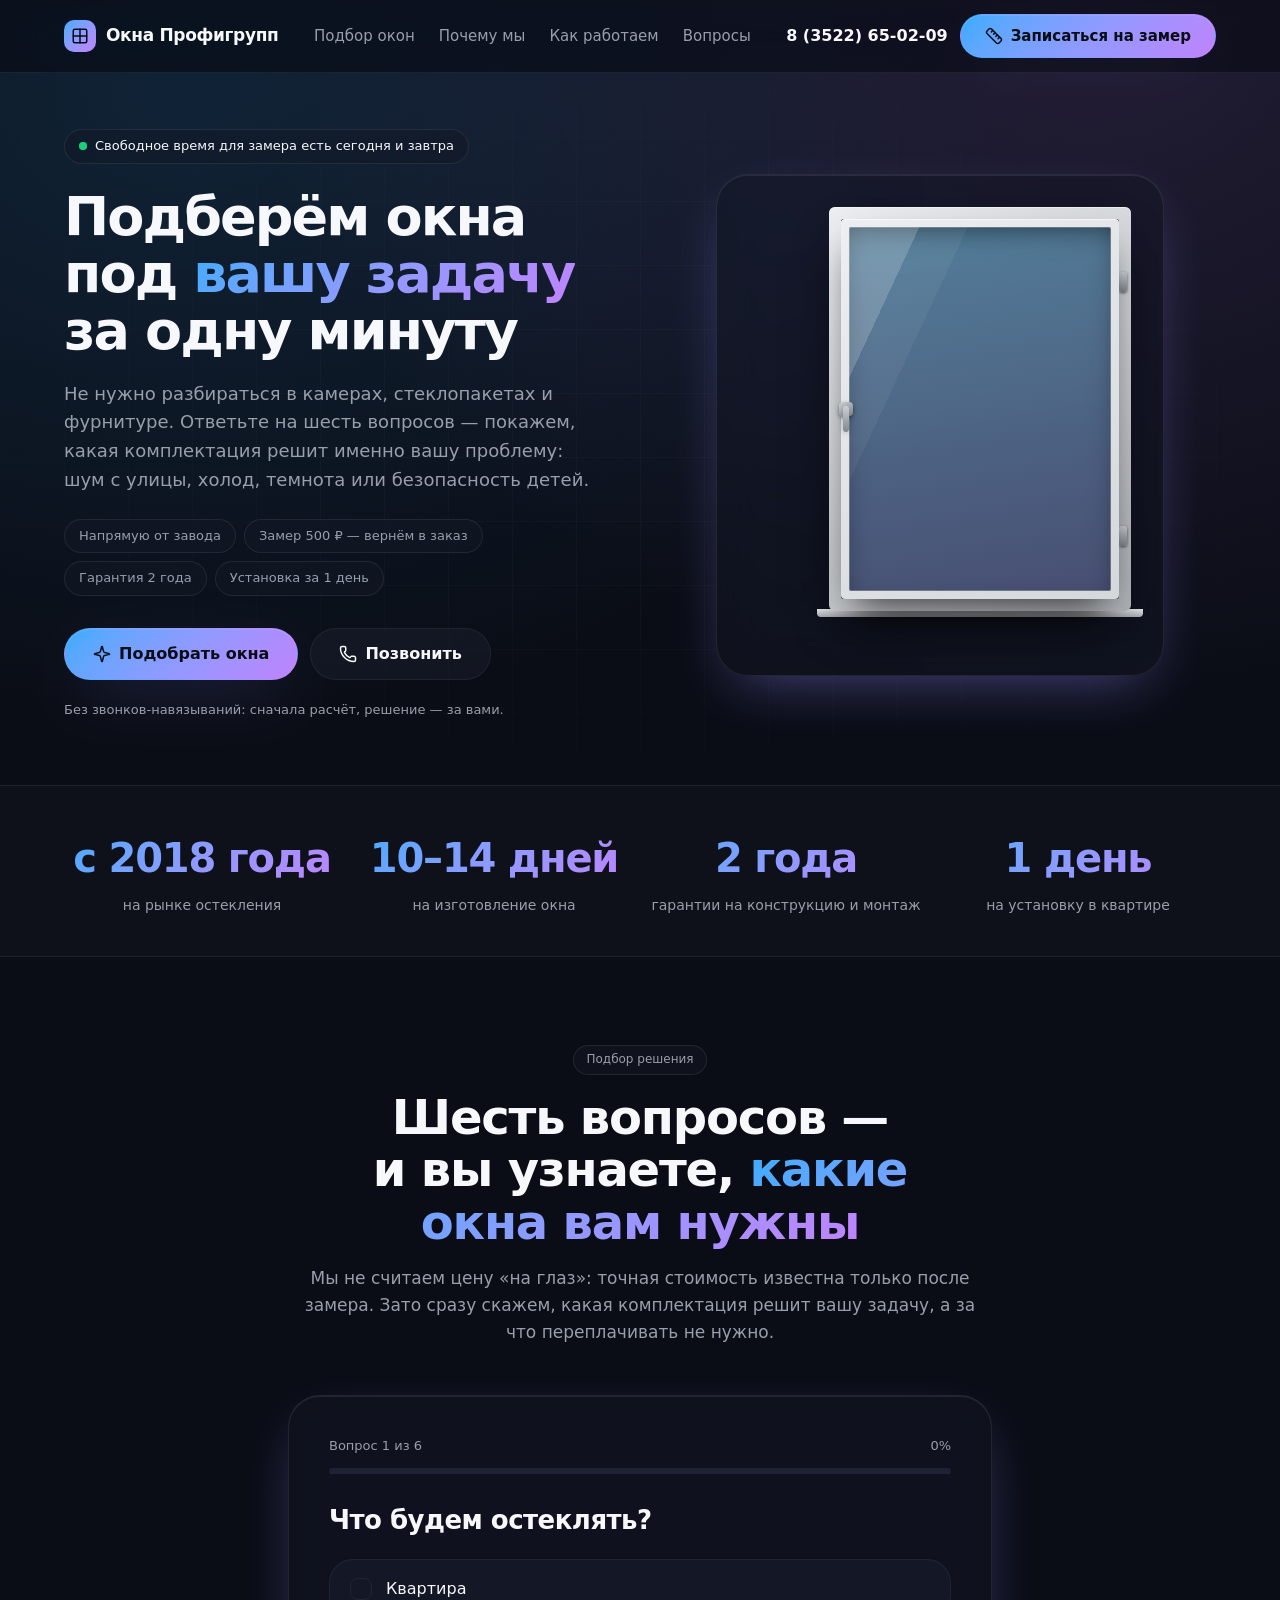
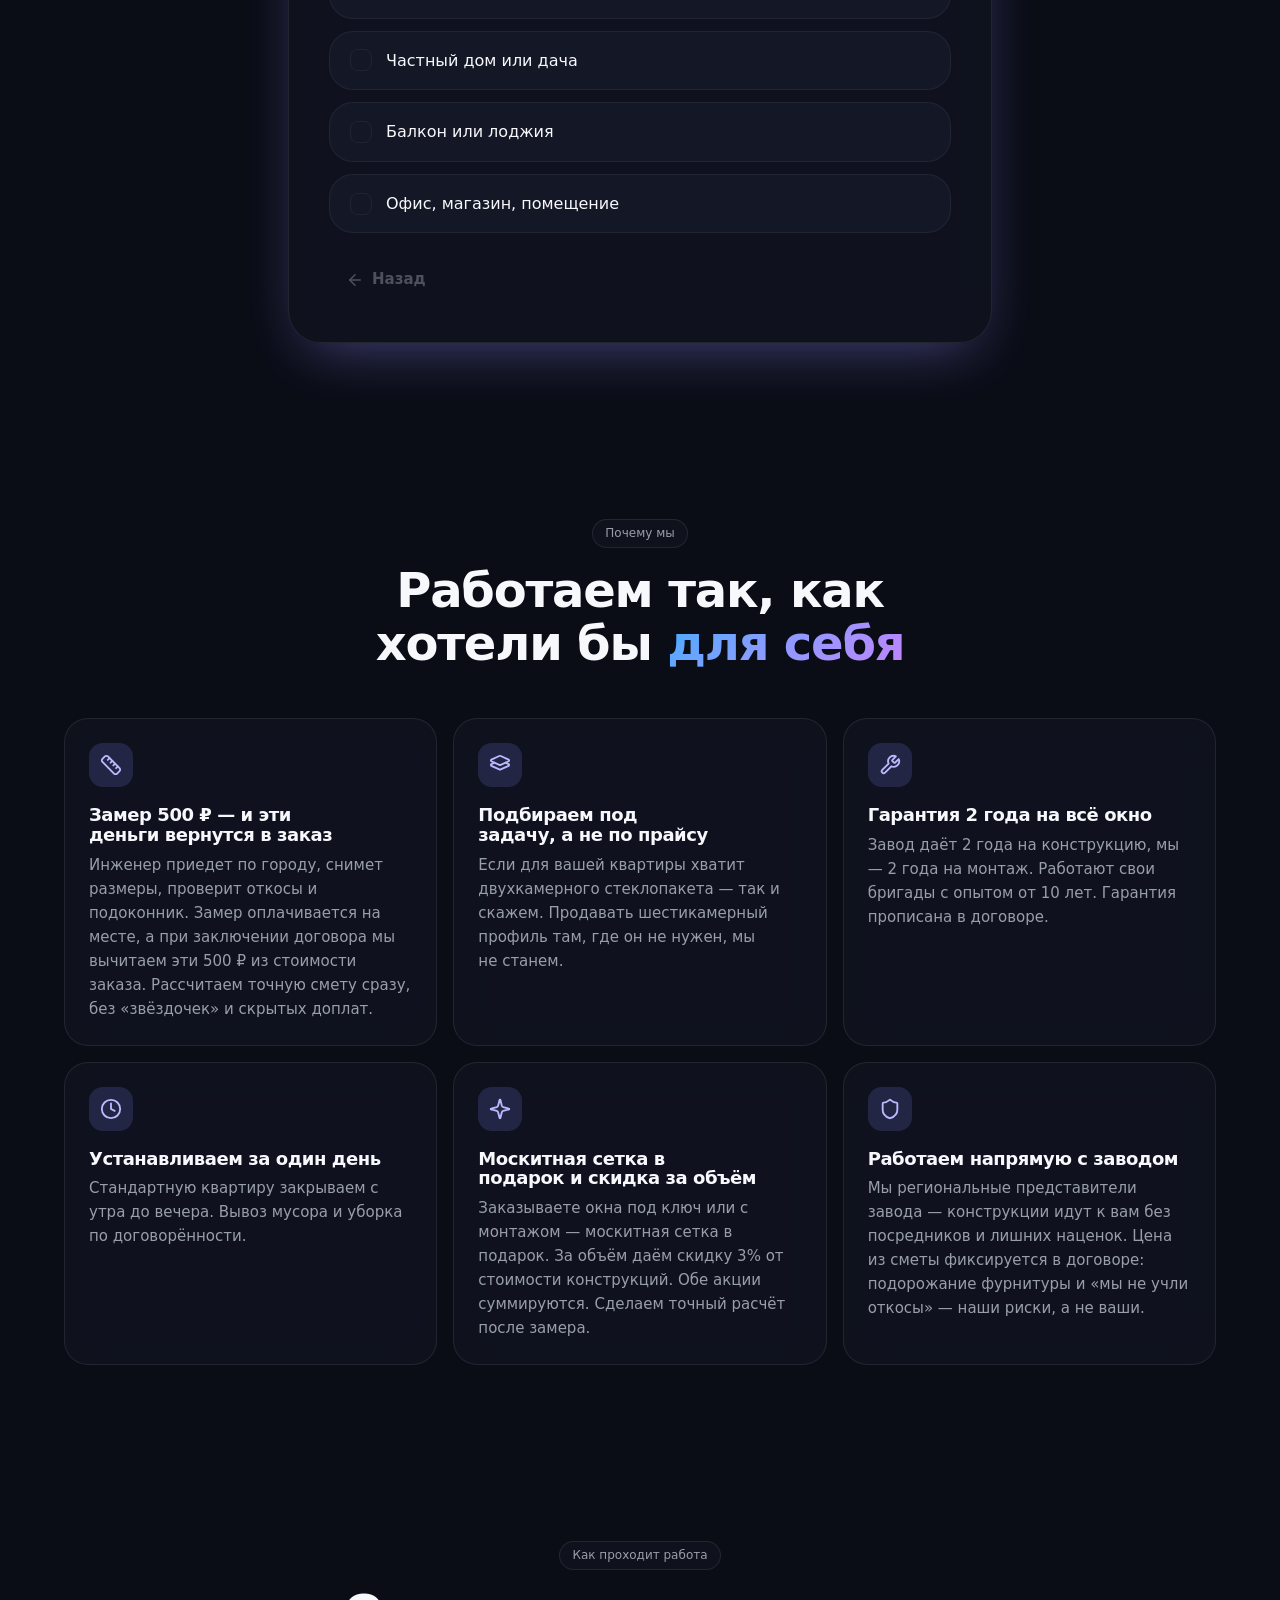
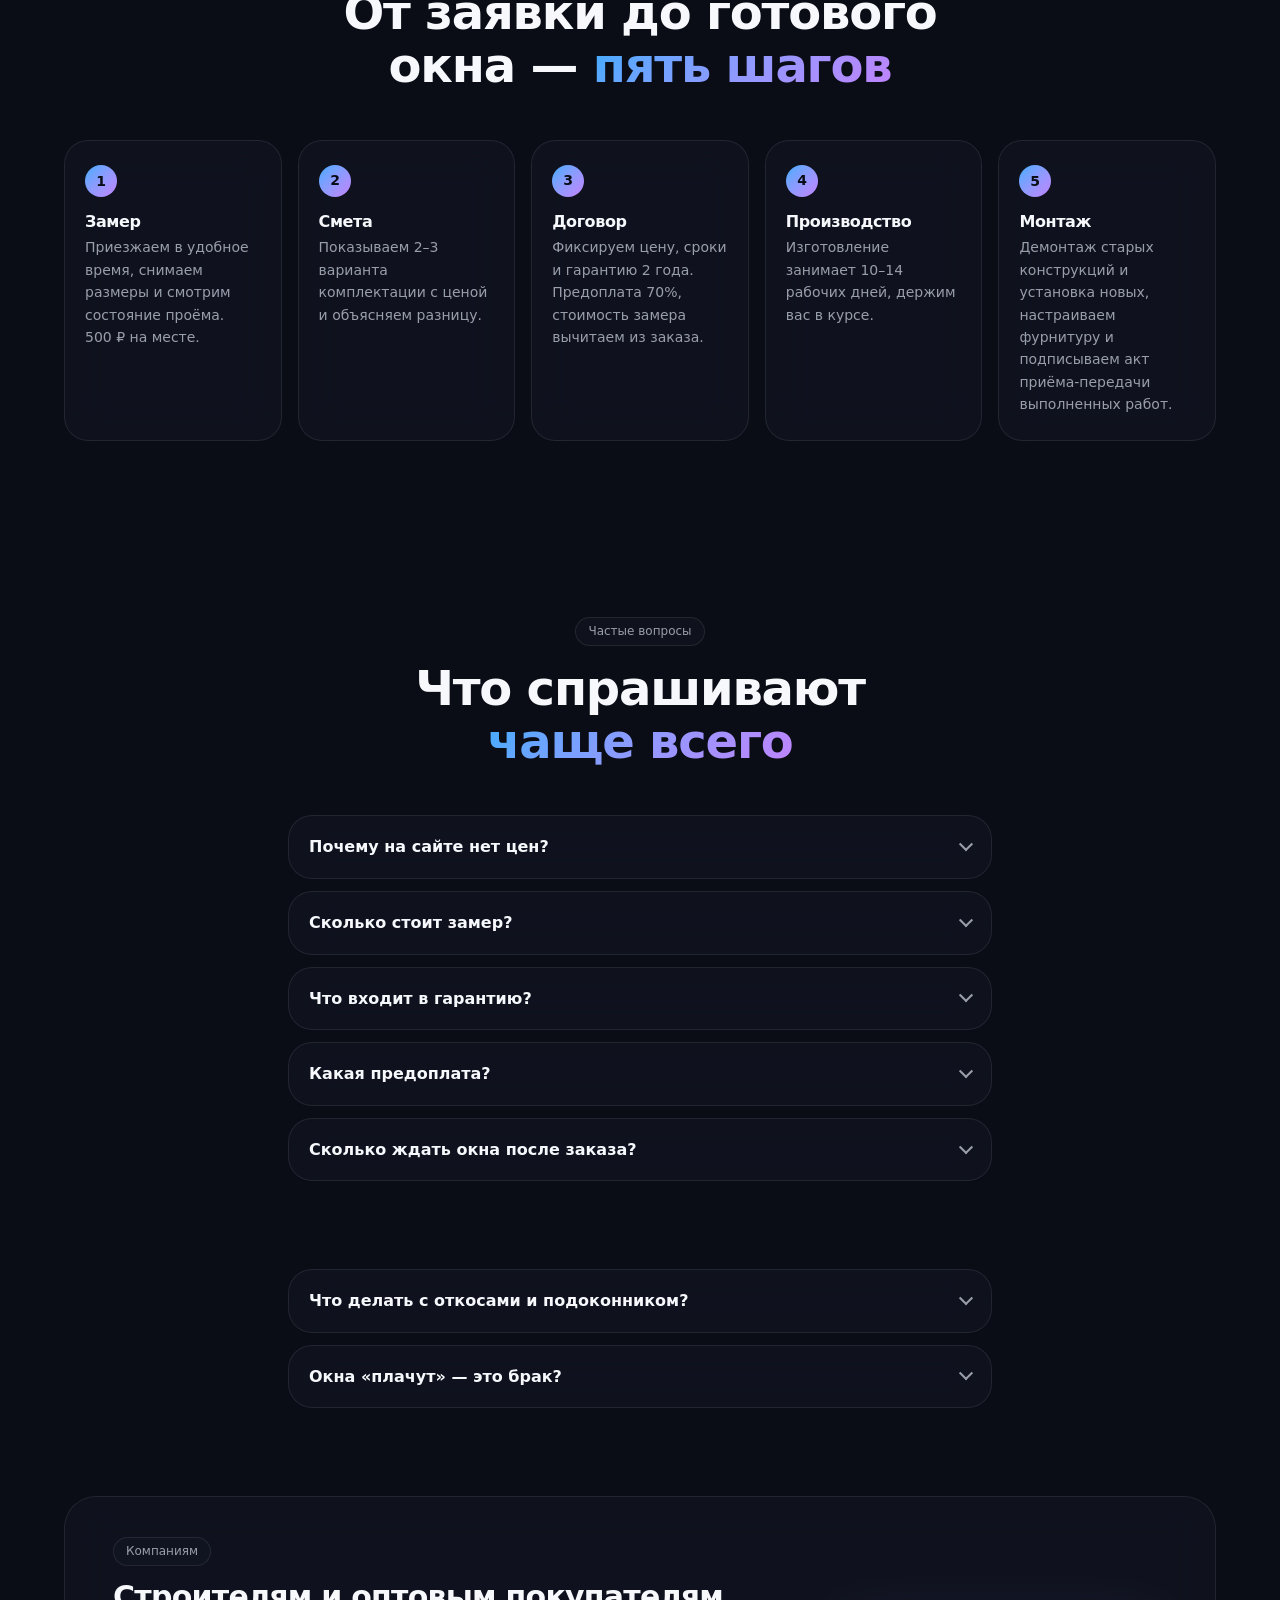
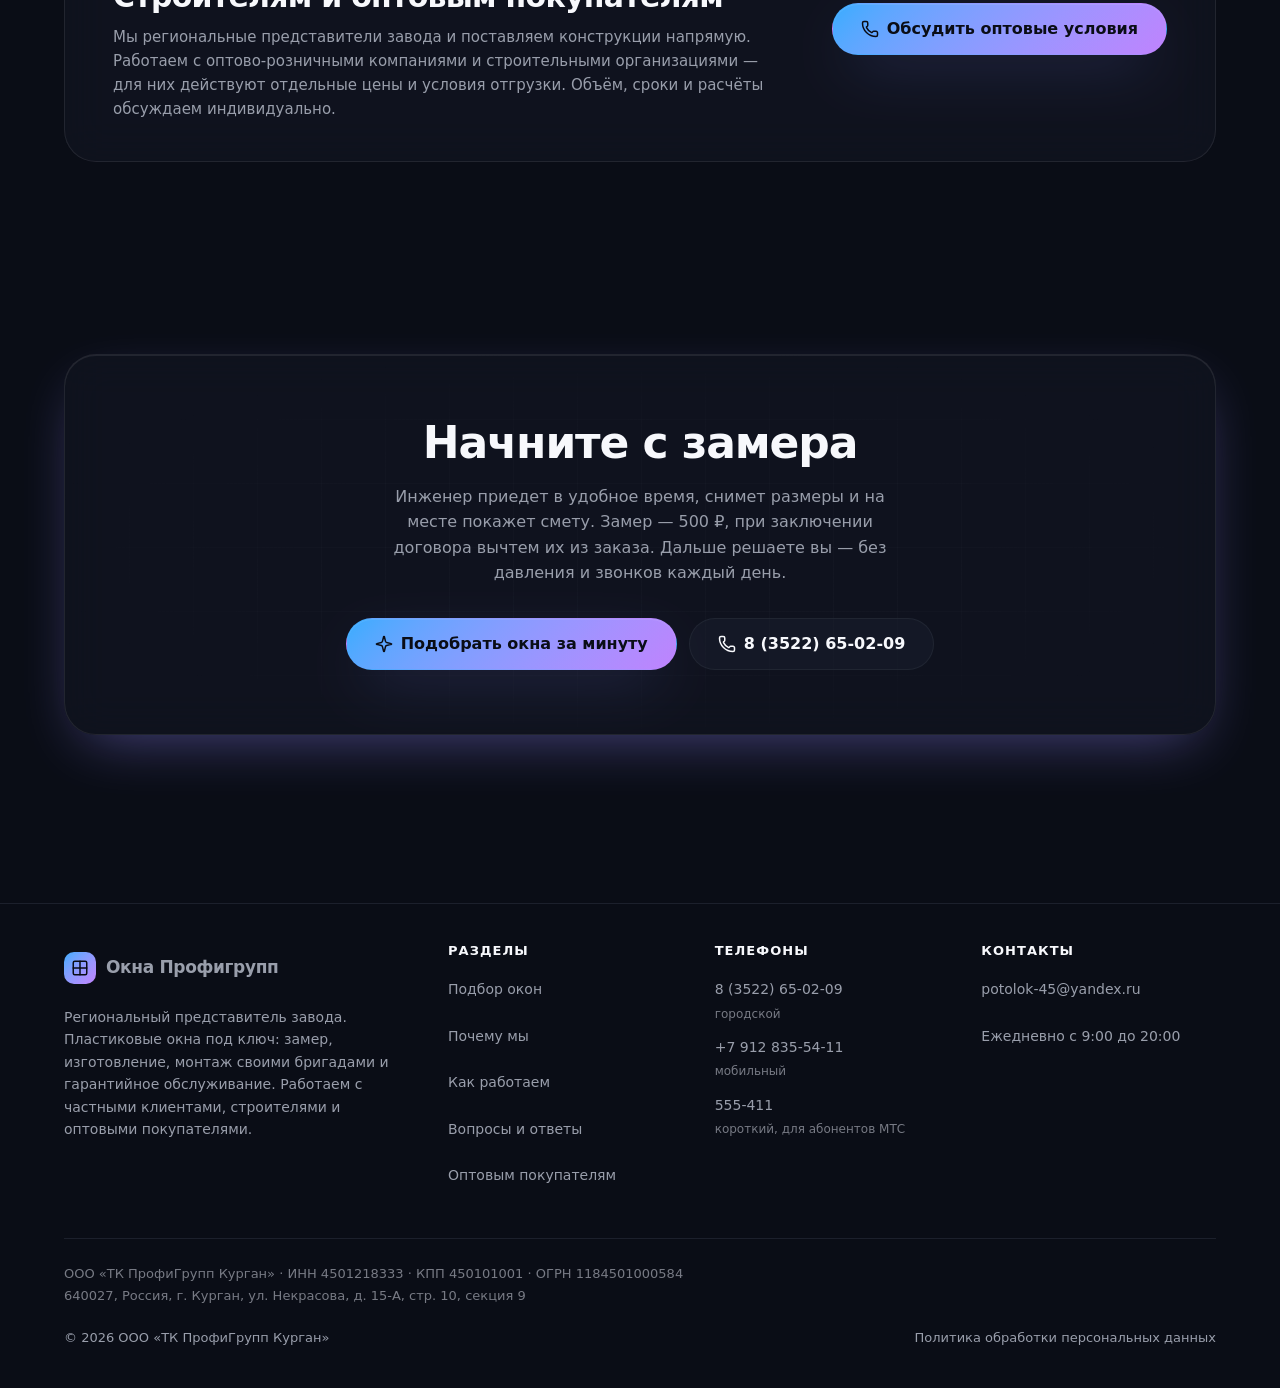
<file: index.html>
<!doctype html>
<html lang="ru">
<head>
<meta charset="utf-8">
<meta name="viewport" content="width=device-width, initial-scale=1">
<title>Окна Профигрупп — подбор окон за 1 минуту и выезд замерщика</title>
<meta name="description" content="Региональный представитель завода. Ответьте на 6 вопросов — подберём профиль, стеклопакет и фурнитуру под вашу задачу: тишина, тепло, свет или безопасность. Замер 500 ₽, при заказе вычитаем из стоимости. Гарантия 2 года на конструкцию и монтаж.">
<meta name="theme-color" content="#161528">
<link rel="canonical" href="https://xn-----6kcboc8akc1afejndhfd0clr.xn--p1ai/">
<link rel="icon" href="favicon.svg" type="image/svg+xml">
<link rel="stylesheet" href="styles.css">

<meta property="og:type" content="website">
<meta property="og:site_name" content="Окна Профигрупп">
<meta property="og:title" content="Окна Профигрупп — подбор окон за 1 минуту">
<meta property="og:description" content="Пройдите короткий квиз и узнайте, какая комплектация решит именно вашу задачу. Замер 500 ₽ — при заказе вычитаем из стоимости.">
<meta property="og:url" content="https://xn-----6kcboc8akc1afejndhfd0clr.xn--p1ai/">
<meta property="og:locale" content="ru_RU">

<!-- Разметка организации: помогает поисковикам показать адрес и телефон -->
<script type="application/ld+json">
{
  "@context": "https://schema.org",
  "@type": "LocalBusiness",
  "name": "Окна Профигрупп",
  "legalName": "ООО «ТК ПрофиГрупп Курган»",
  "description": "Производство и установка пластиковых окон под ключ. Региональный представитель завода.",
  "url": "https://xn-----6kcboc8akc1afejndhfd0clr.xn--p1ai/",
  "email": "potolok-45@yandex.ru",
  "telephone": ["+73522650209", "+79128355411"],
  "taxID": "4501218333",
  "vatID": "4501218333",
  "identifier": "ОГРН 1184501000584",
  "address": {
    "@type": "PostalAddress",
    "addressCountry": "RU",
    "postalCode": "640027",
    "addressLocality": "Курган",
    "streetAddress": "ул. Некрасова, д. 15-А, стр. 10, секция 9"
  },
  "openingHoursSpecification": {
    "@type": "OpeningHoursSpecification",
    "dayOfWeek": ["Monday", "Tuesday", "Wednesday", "Thursday", "Friday", "Saturday", "Sunday"],
    "opens": "09:00",
    "closes": "20:00"
  }
}
</script>
</head>
<body>

<!-- Набор иконок. Рисуются инлайн, чтобы страница не тянула ничего извне. -->
<svg width="0" height="0" style="position:absolute" aria-hidden="true" focusable="false">
  <defs>
    <symbol id="i-window" viewBox="0 0 24 24" fill="none" stroke="currentColor" stroke-width="2" stroke-linecap="round" stroke-linejoin="round">
      <rect x="3" y="3" width="18" height="18" rx="2"/><path d="M3 12h18M12 3v18"/>
    </symbol>
    <symbol id="i-phone" viewBox="0 0 24 24" fill="none" stroke="currentColor" stroke-width="2" stroke-linecap="round" stroke-linejoin="round">
      <path d="M13.8 16.6a1 1 0 0 0 1.2-.3l.4-.5a2 2 0 0 1 1.6-.8h3a2 2 0 0 1 2 2v3a2 2 0 0 1-2 2A18 18 0 0 1 2 4a2 2 0 0 1 2-2h3a2 2 0 0 1 2 2v3a2 2 0 0 1-.8 1.6l-.5.35a1 1 0 0 0-.3 1.25 14 14 0 0 0 6.4 6.4"/>
    </symbol>
    <symbol id="i-send" viewBox="0 0 24 24" fill="none" stroke="currentColor" stroke-width="2" stroke-linecap="round" stroke-linejoin="round">
      <path d="m22 2-7 20-4-9-9-4Z"/><path d="M22 2 11 13"/>
    </symbol>
    <symbol id="i-sparkles" viewBox="0 0 24 24" fill="none" stroke="currentColor" stroke-width="2" stroke-linecap="round" stroke-linejoin="round">
      <path d="M9.9 15.5A2 2 0 0 0 8.5 14.1l-6.1-1.6a.5.5 0 0 1 0-1L8.5 9.9A2 2 0 0 0 9.9 8.5l1.6-6.1a.5.5 0 0 1 1 0l1.5 6.1a2 2 0 0 0 1.5 1.4l6.1 1.6a.5.5 0 0 1 0 1l-6.1 1.5a2 2 0 0 0-1.5 1.5l-1.5 6.1a.5.5 0 0 1-1 0z"/>
    </symbol>
    <symbol id="i-check" viewBox="0 0 24 24" fill="none" stroke="currentColor" stroke-width="3" stroke-linecap="round" stroke-linejoin="round">
      <path d="M20 6 9 17l-5-5"/>
    </symbol>
    <symbol id="i-arrow-left" viewBox="0 0 24 24" fill="none" stroke="currentColor" stroke-width="2" stroke-linecap="round" stroke-linejoin="round">
      <path d="m12 19-7-7 7-7"/><path d="M19 12H5"/>
    </symbol>
    <symbol id="i-shield" viewBox="0 0 24 24" fill="none" stroke="currentColor" stroke-width="2" stroke-linecap="round" stroke-linejoin="round">
      <path d="M20 13c0 5-3.5 7.5-7.7 9a1 1 0 0 1-.7 0C7.5 20.5 4 18 4 13V6a1 1 0 0 1 1-1c2 0 4.5-1.2 6.2-2.7a1.2 1.2 0 0 1 1.6 0C14.5 3.8 17 5 19 5a1 1 0 0 1 1 1z"/>
    </symbol>
    <symbol id="i-thermometer" viewBox="0 0 24 24" fill="none" stroke="currentColor" stroke-width="2" stroke-linecap="round" stroke-linejoin="round">
      <path d="M14 4v10.5a4 4 0 1 1-4 0V4a2 2 0 0 1 4 0Z"/>
    </symbol>
    <symbol id="i-volume" viewBox="0 0 24 24" fill="none" stroke="currentColor" stroke-width="2" stroke-linecap="round" stroke-linejoin="round">
      <path d="M11 4.7a.7.7 0 0 0-1.2-.5L6.4 7.6a1.4 1.4 0 0 1-1 .4H3a1 1 0 0 0-1 1v6a1 1 0 0 0 1 1h2.4a1.4 1.4 0 0 1 1 .4l3.4 3.4a.7.7 0 0 0 1.2-.5z"/><path d="m16 9 6 6M22 9l-6 6"/>
    </symbol>
    <symbol id="i-sun" viewBox="0 0 24 24" fill="none" stroke="currentColor" stroke-width="2" stroke-linecap="round" stroke-linejoin="round">
      <circle cx="12" cy="12" r="4"/><path d="M12 2v2M12 20v2M4.9 4.9l1.4 1.4M17.7 17.7l1.4 1.4M2 12h2M20 12h2M6.3 17.7l-1.4 1.4M19.1 4.9l-1.4 1.4"/>
    </symbol>
    <symbol id="i-ruler" viewBox="0 0 24 24" fill="none" stroke="currentColor" stroke-width="2" stroke-linecap="round" stroke-linejoin="round">
      <path d="M21.3 15.3a2.4 2.4 0 0 1 0 3.4l-2.6 2.6a2.4 2.4 0 0 1-3.4 0L2.7 8.7a2.4 2.4 0 0 1 0-3.4l2.6-2.6a2.4 2.4 0 0 1 3.4 0Z"/><path d="m14.5 12.5 2-2M11.5 9.5l2-2M8.5 6.5l2-2M17.5 15.5l2-2"/>
    </symbol>
    <symbol id="i-truck" viewBox="0 0 24 24" fill="none" stroke="currentColor" stroke-width="2" stroke-linecap="round" stroke-linejoin="round">
      <path d="M14 18V6a2 2 0 0 0-2-2H4a2 2 0 0 0-2 2v11a1 1 0 0 0 1 1h2"/><path d="M15 18H9"/><path d="M19 18h2a1 1 0 0 0 1-1v-3.7a1 1 0 0 0-.2-.6l-3.5-4.3a1 1 0 0 0-.8-.4H14"/><circle cx="17" cy="18" r="2"/><circle cx="7" cy="18" r="2"/>
    </symbol>
    <symbol id="i-award" viewBox="0 0 24 24" fill="none" stroke="currentColor" stroke-width="2" stroke-linecap="round" stroke-linejoin="round">
      <path d="m15.5 12.9 1.5 8.5a.5.5 0 0 1-.8.5l-3.6-2.7a1 1 0 0 0-1.2 0l-3.6 2.7a.5.5 0 0 1-.8-.5l1.5-8.5"/><circle cx="12" cy="8" r="6"/>
    </symbol>
    <symbol id="i-clock" viewBox="0 0 24 24" fill="none" stroke="currentColor" stroke-width="2" stroke-linecap="round" stroke-linejoin="round">
      <circle cx="12" cy="12" r="10"/><path d="M12 6v6l4 2"/>
    </symbol>
    <symbol id="i-wrench" viewBox="0 0 24 24" fill="none" stroke="currentColor" stroke-width="2" stroke-linecap="round" stroke-linejoin="round">
      <path d="M14.7 6.3a1 1 0 0 0 0 1.4l1.6 1.6a1 1 0 0 0 1.4 0l3.8-3.8a6 6 0 0 1-8 7.9l-6.9 7a2.1 2.1 0 0 1-3-3l6.9-6.9a6 6 0 0 1 7.9-8l-3.7 3.8z"/>
    </symbol>
    <symbol id="i-layers" viewBox="0 0 24 24" fill="none" stroke="currentColor" stroke-width="2" stroke-linecap="round" stroke-linejoin="round">
      <path d="M12.8 2.2a2 2 0 0 0-1.6 0L2.6 6.1a1 1 0 0 0 0 1.8l8.6 3.9a2 2 0 0 0 1.6 0l8.6-3.9a1 1 0 0 0 0-1.8z"/><path d="m6.1 9.5-3.5 1.6a1 1 0 0 0 0 1.8l8.6 3.9a2 2 0 0 0 1.6 0l8.6-3.9a1 1 0 0 0 0-1.8l-3.5-1.6"/>
    </symbol>
    <symbol id="i-lock" viewBox="0 0 24 24" fill="none" stroke="currentColor" stroke-width="2" stroke-linecap="round" stroke-linejoin="round">
      <rect width="18" height="11" x="3" y="11" rx="2"/><path d="M7 11V7a5 5 0 0 1 10 0v4"/>
    </symbol>
    <symbol id="i-home" viewBox="0 0 24 24" fill="none" stroke="currentColor" stroke-width="2" stroke-linecap="round" stroke-linejoin="round">
      <path d="M15 21v-8a1 1 0 0 0-1-1h-4a1 1 0 0 0-1 1v8"/><path d="M3 10a2 2 0 0 1 .7-1.5l7-6a2 2 0 0 1 2.6 0l7 6A2 2 0 0 1 21 10v9a2 2 0 0 1-2 2H5a2 2 0 0 1-2-2z"/>
    </symbol>
    <symbol id="i-droplets" viewBox="0 0 24 24" fill="none" stroke="currentColor" stroke-width="2" stroke-linecap="round" stroke-linejoin="round">
      <path d="M7 16.3c2.2 0 4-1.8 4-4 0-1.2-.6-2.3-1.7-3.2S7.3 6.8 7 5.3c-.3 1.5-1.1 2.8-2.3 3.8S3 11.1 3 12.3c0 2.2 1.8 4 4 4z"/><path d="M12.6 6.6A11 11 0 0 0 14 3c.5 2.5 2 4.9 4 6.5s3 3.5 3 5.5a7 7 0 0 1-11.9 5"/>
    </symbol>
    <symbol id="i-message" viewBox="0 0 24 24" fill="none" stroke="currentColor" stroke-width="2" stroke-linecap="round" stroke-linejoin="round">
      <path d="M7.9 20A9 9 0 1 0 4 16.1L2 22Z"/>
    </symbol>
  </defs>
</svg>

<!-- ======================= Шапка ======================= -->
<header class="site-header">
  <div class="container">
    <a class="logo" href="#top" aria-label="Окна Профигрупп — на главную">
      <span class="logo-mark bg-gradient-brand"><svg aria-hidden="true"><use href="#i-window"></use></svg></span>
      Окна&nbsp;Профигрупп
    </a>

    <nav class="site-nav" aria-label="Разделы страницы">
      <a class="link-underline" href="#quiz">Подбор окон</a>
      <a class="link-underline" href="#advantages">Почему мы</a>
      <a class="link-underline" href="#process">Как работаем</a>
      <a class="link-underline" href="#faq">Вопросы</a>
    </nav>

    <div class="header-actions">
      <a class="header-phone link-underline" href="tel:+73522650209" data-role="phone-link">8 (3522) 65-02-09</a>
      <a class="btn btn-primary header-cta" href="#quiz">
        <svg class="btn-icon" aria-hidden="true"><use href="#i-ruler"></use></svg>
        Записаться на замер
      </a>
    </div>
  </div>
</header>

<main id="top">

  <!-- ======================= Первый экран ======================= -->
  <section class="hero">
    <div class="hero-grid-bg grid-bg" aria-hidden="true"></div>
    <div class="container">
      <div class="hero-layout">
        <div>
          <p class="chip chip-live">
            <span class="pulse-dot" aria-hidden="true"></span>
            Свободное время для замера есть сегодня и завтра
          </p>

          <h1>Подберём окна под <span class="text-gradient">вашу задачу</span> за одну минуту</h1>

          <p class="hero-sub">
            Не нужно разбираться в камерах, стеклопакетах и фурнитуре. Ответьте на
            шесть вопросов — покажем, какая комплектация решит именно вашу проблему:
            шум с улицы, холод, темнота или безопасность детей.
          </p>

          <div class="hero-chips">
            <span class="chip">Напрямую от завода</span>
            <span class="chip">Замер 500&nbsp;₽ — вернём в заказ</span>
            <span class="chip">Гарантия 2 года</span>
            <span class="chip">Установка за 1 день</span>
          </div>

          <div class="hero-actions">
            <a class="btn btn-primary btn-lg" href="#quiz">
              <svg class="btn-icon" aria-hidden="true"><use href="#i-sparkles"></use></svg>
              Подобрать окна
            </a>
            <a class="btn btn-outline btn-lg" href="tel:+73522650209" data-role="phone-link">
              <svg class="btn-icon" aria-hidden="true"><use href="#i-phone"></use></svg>
              Позвонить
            </a>
          </div>

          <p class="hero-note">Без звонков-навязываний: сначала расчёт, решение — за вами.</p>
        </div>

        <div class="hero-visual">
          <div class="hero-card glass shadow-glow">
            <!-- Показываем работу поворотно-откидной фурнитуры: ручка вниз — закрыто,
                 вбок — створка открывается, вверх — откидывается на проветривание. -->
            <div class="window-demo" role="img"
                 aria-label="Как работает поворотно-откидное окно: ручка вниз — створка закрыта, ручка вбок — створка открывается внутрь, ручка вверх — верх створки откидывается для проветривания">
              <div class="window-scene">
                <div class="window-box">
                  <div class="window-reveal"></div>
                  <span class="hinge hinge-top"></span>
                  <span class="hinge hinge-bottom"></span>

                  <div class="sash-swing">
                    <div class="sash-tilt">
                      <div class="sash">
                        <div class="sash-glass"></div>
                        <span class="handle"><i></i></span>
                      </div>
                    </div>
                  </div>
                </div>
                <div class="window-sill"></div>
              </div>

              <div class="window-modes" aria-hidden="true">
                <span class="window-mode window-mode-1">Ручка вниз — окно закрыто</span>
                <span class="window-mode window-mode-2">Ручка вбок — окно открывается</span>
                <span class="window-mode window-mode-3">Ручка вверх — проветривание</span>
                <span class="window-mode window-mode-still">Поворотно-откидная фурнитура</span>
              </div>
            </div>
          </div>
        </div>
      </div>
    </div>
  </section>

  <!-- ======================= Полоса цифр ======================= -->
  <section class="stats">
    <div class="container">
      <div class="stats-grid">
        <div class="reveal">
          <div class="stat-value text-gradient">с 2018 года</div>
          <div class="stat-label">на рынке остекления</div>
        </div>
        <div class="reveal">
          <div class="stat-value text-gradient">10–14 дней</div>
          <div class="stat-label">на изготовление окна</div>
        </div>
        <div class="reveal">
          <div class="stat-value text-gradient">2 года</div>
          <div class="stat-label">гарантии на конструкцию и монтаж</div>
        </div>
        <div class="reveal">
          <div class="stat-value text-gradient">1 день</div>
          <div class="stat-label">на установку в квартире</div>
        </div>
      </div>
    </div>
  </section>

  <!-- ======================= Квиз ======================= -->
  <section class="section" id="quiz">
    <div class="container">
      <div class="section-head reveal">
        <span class="eyebrow">Подбор решения</span>
        <h2>Шесть вопросов — и вы узнаете, <span class="text-gradient">какие окна вам нужны</span></h2>
        <p>
          Мы не считаем цену «на глаз»: точная стоимость известна только после замера.
          Зато сразу скажем, какая комплектация решит вашу задачу, а за что переплачивать не нужно.
        </p>
      </div>

      <div class="quiz-shell glass shadow-glow reveal" id="quiz-shell">
        <div id="quiz-progress">
          <div class="quiz-meta">
            <span id="quiz-counter">Вопрос 1 из 6</span>
            <span id="quiz-percent">0%</span>
          </div>
          <div class="progress">
            <div class="progress-bar" id="quiz-bar" role="progressbar" aria-valuemin="0" aria-valuemax="100" aria-valuenow="0" aria-label="Прогресс подбора"></div>
          </div>
        </div>

        <div id="quiz-body" aria-live="polite">
          <noscript>
            <p class="quiz-question">Для подбора нужен включённый JavaScript</p>
            <p class="quiz-hint">
              Ничего страшного — позвоните нам, и мы подберём окна по телефону:
              <a class="link-underline" href="tel:+73522650209">8 (3522) 65-02-09</a>
            </p>
          </noscript>
        </div>
      </div>
    </div>
  </section>

  <!-- ======================= Почему мы ======================= -->
  <section class="section" id="advantages">
    <div class="container">
      <div class="section-head reveal">
        <span class="eyebrow">Почему мы</span>
        <h2>Работаем так, как хотели&nbsp;бы <span class="text-gradient">для себя</span></h2>
      </div>

      <div class="cards-grid">
        <article class="card glass reveal">
          <div class="card-icon"><svg aria-hidden="true"><use href="#i-ruler"></use></svg></div>
          <h3>Замер 500&nbsp;₽ — и эти деньги вернутся в заказ</h3>
          <p>Инженер приедет по городу, снимет размеры, проверит откосы и подоконник. Замер оплачивается на месте, а при заключении договора мы вычитаем эти 500&nbsp;₽ из стоимости заказа. Рассчитаем точную смету сразу, без «звёздочек» и скрытых доплат.</p>
        </article>

        <article class="card glass reveal">
          <div class="card-icon"><svg aria-hidden="true"><use href="#i-layers"></use></svg></div>
          <h3>Подбираем под задачу, а не по прайсу</h3>
          <p>Если для вашей квартиры хватит двухкамерного стеклопакета — так и скажем. Продавать шестикамерный профиль там, где он не нужен, мы не станем.</p>
        </article>

        <article class="card glass reveal">
          <div class="card-icon"><svg aria-hidden="true"><use href="#i-wrench"></use></svg></div>
          <h3>Гарантия 2 года на всё окно</h3>
          <p>Завод даёт 2 года на конструкцию, мы — 2 года на монтаж. Работают свои бригады с опытом от 10 лет. Гарантия прописана в договоре.</p>
        </article>

        <article class="card glass reveal">
          <div class="card-icon"><svg aria-hidden="true"><use href="#i-clock"></use></svg></div>
          <h3>Устанавливаем за один день</h3>
          <p>Стандартную квартиру закрываем с утра до вечера. Вывоз мусора и уборка по договорённости.</p>
        </article>

        <article class="card glass reveal">
          <div class="card-icon"><svg aria-hidden="true"><use href="#i-sparkles"></use></svg></div>
          <h3>Москитная сетка в подарок и скидка за объём</h3>
          <p>Заказываете окна под ключ или с монтажом — москитная сетка в подарок. За объём даём скидку 3%&nbsp;от стоимости конструкций. Обе акции суммируются. Сделаем точный расчёт после замера.</p>
        </article>

        <article class="card glass reveal">
          <div class="card-icon"><svg aria-hidden="true"><use href="#i-shield"></use></svg></div>
          <h3>Работаем напрямую с заводом</h3>
          <p>Мы региональные представители завода — конструкции идут к вам без посредников и лишних наценок. Цена из сметы фиксируется в договоре: подорожание фурнитуры и «мы не учли откосы» — наши риски, а не ваши.</p>
        </article>
      </div>
    </div>
  </section>

  <!-- ======================= Как работаем ======================= -->
  <section class="section" id="process">
    <div class="container">
      <div class="section-head reveal">
        <span class="eyebrow">Как проходит работа</span>
        <h2>От заявки до готового окна — <span class="text-gradient">пять шагов</span></h2>
      </div>

      <ol class="steps">
        <li class="step glass reveal">
          <h3>Замер</h3>
          <p>Приезжаем в удобное время, снимаем размеры и смотрим состояние проёма. 500&nbsp;₽ на месте.</p>
        </li>
        <li class="step glass reveal">
          <h3>Смета</h3>
          <p>Показываем 2–3 варианта комплектации с ценой и объясняем разницу.</p>
        </li>
        <li class="step glass reveal">
          <h3>Договор</h3>
          <p>Фиксируем цену, сроки и гарантию 2 года. Предоплата 70%, стоимость замера вычитаем из заказа.</p>
        </li>
        <li class="step glass reveal">
          <h3>Производство</h3>
          <p>Изготовление занимает 10–14 рабочих дней, держим вас в курсе.</p>
        </li>
        <li class="step glass reveal">
          <h3>Монтаж</h3>
          <p>Демонтаж старых конструкций и установка новых, настраиваем фурнитуру и подписываем акт приёма-передачи выполненных работ.</p>
        </li>
      </ol>
    </div>
  </section>

  <!-- ======================= Вопросы и ответы ======================= -->
  <section class="section" id="faq">
    <div class="container">
      <div class="section-head reveal">
        <span class="eyebrow">Частые вопросы</span>
        <h2>Что спрашивают <span class="text-gradient">чаще всего</span></h2>
      </div>

      <div class="faq">
        <details class="glass reveal">
          <summary>Почему на сайте нет цен?</summary>
          <p>Потому что честную цену без замера назвать нельзя. Она зависит от размеров проёма, состояния откосов, этажа, необходимости демонтажа и подъёма конструкций. Любая цифра «от 9 900 ₽» на сайте — это самое маленькое глухое окно, которое вам, скорее всего, не подойдёт. Мы называем сумму после замера и больше её не меняем.</p>
        </details>

        <details class="glass reveal">
          <summary>Сколько стоит замер?</summary>
          <p>Выезд замерщика по городу стоит 500&nbsp;₽, оплата на месте. Если вы заключаете договор, эти 500&nbsp;₽ вычитаются из стоимости заказа — то есть замер выходит бесплатным. Если решите не заказывать, просто скажите: 500&nbsp;₽ и останутся всей платой, ничего сверху мы не берём.</p>
        </details>

        <details class="glass reveal">
          <summary>Что входит в гарантию?</summary>
          <p>Два года на конструкцию — это гарантия завода на профиль, стеклопакет и фурнитуру. И два года на монтаж — это уже наша гарантия. Оба срока прописаны в договоре. Если продует, заклинит или отойдёт уплотнитель — приезжаем и устраняем.</p>
        </details>

        <details class="glass reveal">
          <summary>Какая предоплата?</summary>
          <p>70% при подписании договора, остальное — после установки. Предоплата нужна, потому что окна делают под ваши размеры: такую конструкцию нельзя продать кому-то другому, если заказ отменить.</p>
        </details>

        <details class="glass reveal">
          <summary>Сколько ждать окна после заказа?</summary>
          <p>Изготовление — от 10 до 14 рабочих дней в зависимости от загрузки завода и сложности конструкции. Ламинированные и нестандартные окна делают дольше. Точный срок пишем в договоре.</p>
        </details>

        <details class="glass reveal">
          <summary>Можно менять окна зимой?</summary>
          <p>Можно. Монтажная пена и герметики работают до −15 °C, а проём открыт всего 20–40 минут на окно. Квартира за это время не выстывает. Зимой даже удобнее: сразу видно, продувает где-то или нет.</p>
        </details>

        <details class="glass reveal">
          <summary>Что делать с откосами и подоконником?</summary>
          <p>Считаем их в смете отдельной строкой, чтобы вы видели, за что платите. Обычно ставим откосы из сэндвич-панели — они тёплые и не требуют покраски. Если хотите оштукатурить сами, окно сдадим с чистым проёмом.</p>
        </details>

        <details class="glass reveal">
          <summary>Окна «плачут» — это брак?</summary>
          <p>Почти никогда. Конденсат на стекле — это, как правило, недостаток вентиляции и широкий подоконник, перекрывающий батарею. На замере мы это заметим и подскажем, что поправить: тёплые откосы, решётку в подоконнике над батареей, режим микропроветривания или стеклопакет с энергосбережением.</p>
        </details>
      </div>
    </div>
  </section>

  <!-- ======================= Оптовым покупателям ======================= -->
  <section class="section" id="opt" style="padding-top:0">
    <div class="container">
      <div class="b2b glass reveal">
        <div class="b2b-text">
          <span class="eyebrow">Компаниям</span>
          <h2>Строителям и оптовым покупателям</h2>
          <p>
            Мы региональные представители завода и поставляем конструкции напрямую.
            Работаем с оптово-розничными компаниями и строительными организациями —
            для них действуют отдельные цены и условия отгрузки. Объём, сроки и
            расчёты обсуждаем индивидуально.
          </p>
        </div>
        <div class="b2b-action">
          <a class="btn btn-primary btn-lg" href="tel:+73522650209" data-role="phone-link">
            <svg class="btn-icon" aria-hidden="true"><use href="#i-phone"></use></svg>
            Обсудить оптовые условия
          </a>
        </div>
      </div>
    </div>
  </section>

  <!-- ======================= Финальный призыв ======================= -->
  <section class="section">
    <div class="container">
      <div class="final-cta glass shadow-glow reveal">
        <div class="grid-bg" aria-hidden="true" style="position:absolute;inset:0;opacity:.5;pointer-events:none"></div>
        <div style="position:relative">
          <h2>Начните с замера</h2>
          <p>Инженер приедет в удобное время, снимет размеры и на месте покажет смету. Замер — 500&nbsp;₽, при заключении договора вычтем их из заказа. Дальше решаете вы — без давления и звонков каждый день.</p>
          <div class="final-cta-actions">
            <a class="btn btn-primary btn-lg" href="#quiz">
              <svg class="btn-icon" aria-hidden="true"><use href="#i-sparkles"></use></svg>
              Подобрать окна за минуту
            </a>
            <a class="btn btn-outline btn-lg" href="tel:+73522650209" data-role="phone-link">
              <svg class="btn-icon" aria-hidden="true"><use href="#i-phone"></use></svg>
              8 (3522) 65-02-09
            </a>
          </div>
        </div>
      </div>
    </div>
  </section>

</main>

<!-- ======================= Подвал ======================= -->
<footer class="site-footer">
  <div class="container">
    <div class="footer-grid">
      <div class="footer-col">
        <a class="logo" href="#top">
          <span class="logo-mark bg-gradient-brand"><svg aria-hidden="true"><use href="#i-window"></use></svg></span>
          Окна&nbsp;Профигрупп
        </a>
        <p style="margin-top:.875rem;max-width:26rem">
          Региональный представитель завода. Пластиковые окна под ключ: замер,
          изготовление, монтаж своими бригадами и гарантийное обслуживание.
          Работаем с частными клиентами, строителями и оптовыми покупателями.
        </p>
      </div>

      <div class="footer-col">
        <h3>Разделы</h3>
        <ul>
          <li><a class="link-underline" href="#quiz">Подбор окон</a></li>
          <li><a class="link-underline" href="#advantages">Почему мы</a></li>
          <li><a class="link-underline" href="#process">Как работаем</a></li>
          <li><a class="link-underline" href="#faq">Вопросы и ответы</a></li>
          <li><a class="link-underline" href="#opt">Оптовым покупателям</a></li>
        </ul>
      </div>

      <div class="footer-col">
        <h3>Телефоны</h3>
        <ul data-role="phone-list">
          <li><a class="link-underline" href="tel:+73522650209">8 (3522) 65-02-09</a><span class="phone-note">городской</span></li>
          <li><a class="link-underline" href="tel:+79128355411">+7 912 835-54-11</a><span class="phone-note">мобильный</span></li>
          <li><a class="link-underline" href="tel:555411">555-411</a><span class="phone-note">короткий, для абонентов МТС</span></li>
        </ul>
      </div>

      <div class="footer-col">
        <h3>Контакты</h3>
        <ul>
          <li><a class="link-underline" href="mailto:potolok-45@yandex.ru" data-role="email-link">potolok-45@yandex.ru</a></li>
          <li>Ежедневно с 9:00 до 20:00</li>
        </ul>
      </div>
    </div>

    <div class="footer-legal">
      ООО «ТК ПрофиГрупп Курган» · ИНН 4501218333 · КПП 450101001 · ОГРН 1184501000584<br>
      640027, Россия, г. Курган, ул. Некрасова, д. 15-А, стр. 10, секция 9
    </div>

    <div class="footer-bottom">
      <span>© <span id="year">2026</span> ООО «ТК ПрофиГрупп Курган»</span>
      <a class="link-underline" href="privacy.html">Политика обработки персональных данных</a>
    </div>
  </div>
</footer>

<!-- Плавающая кнопка: появляется на мобильных после первого экрана -->
<div class="sticky-cta" id="sticky-cta">
  <a class="btn btn-primary btn-lg btn-block" href="#quiz">
    <svg class="btn-icon" aria-hidden="true"><use href="#i-sparkles"></use></svg>
    Подобрать окна за минуту
  </a>
</div>

<script src="script.js"></script>
</body>
</html>
</file>
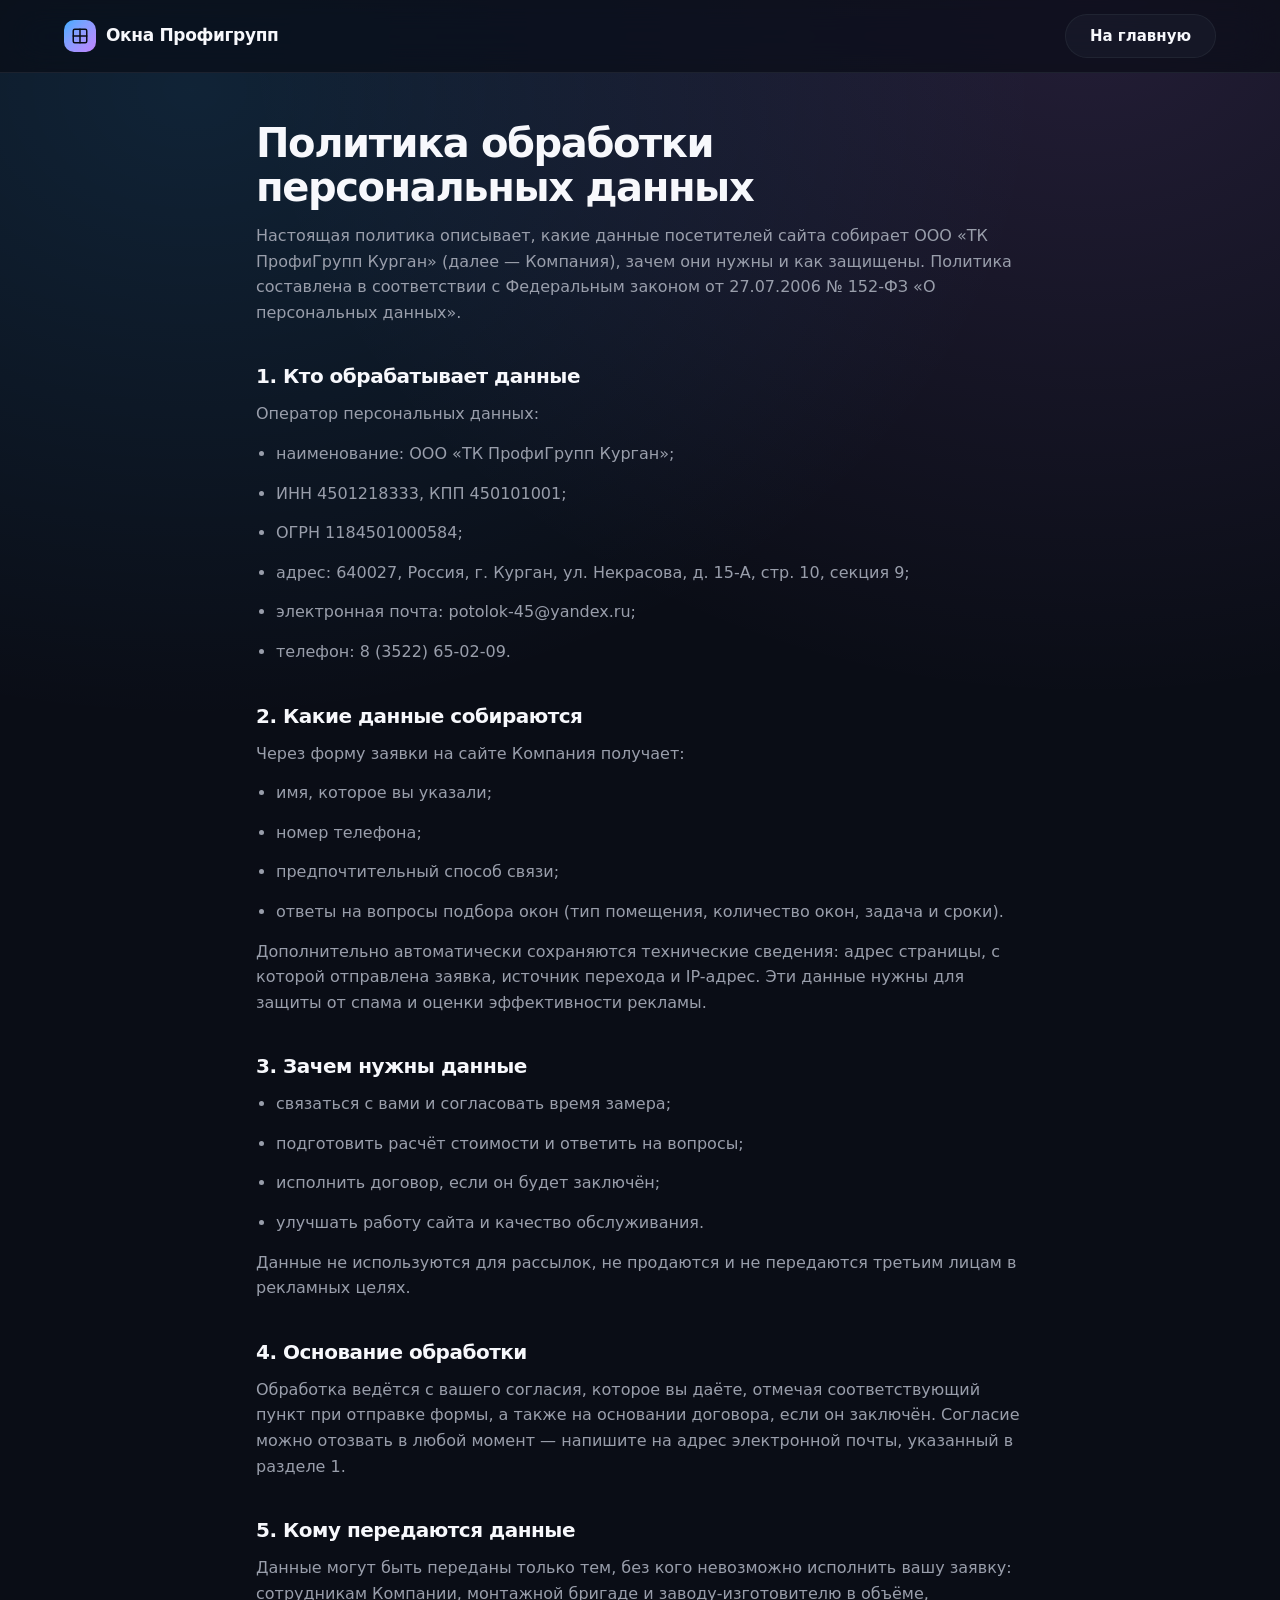
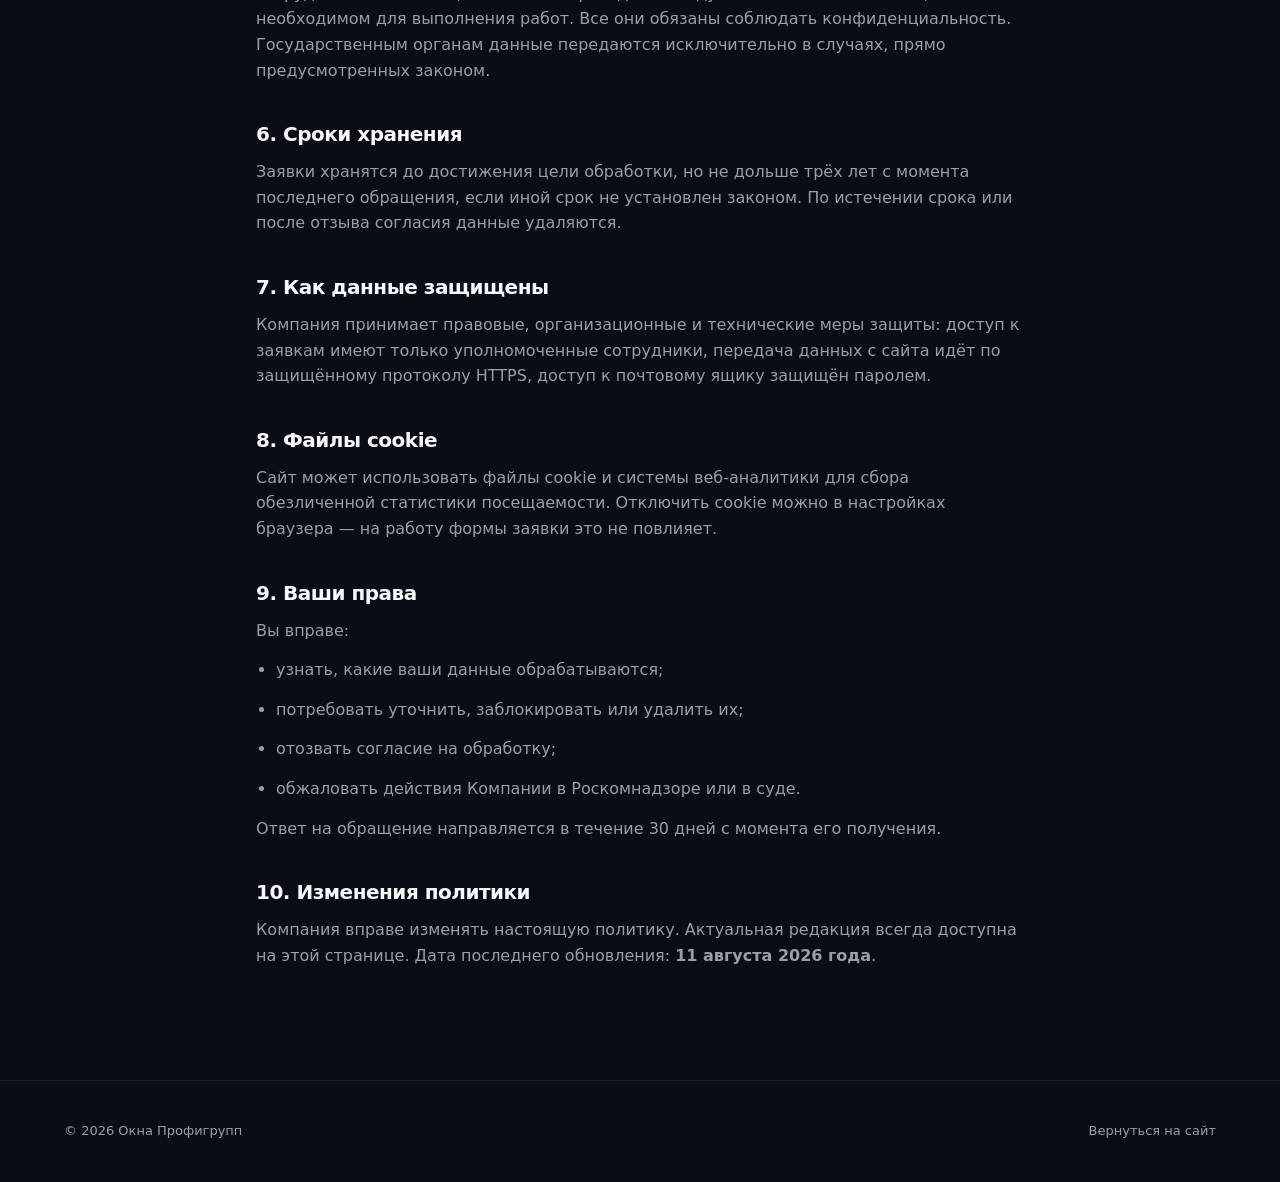
<file: privacy.html>
<!doctype html>
<html lang="ru">
<head>
<meta charset="utf-8">
<meta name="viewport" content="width=device-width, initial-scale=1">
<title>Политика обработки персональных данных — Окна Профигрупп</title>
<meta name="description" content="Как компания «Окна Профигрупп» собирает, хранит и использует персональные данные посетителей сайта.">
<meta name="robots" content="noindex">
<meta name="theme-color" content="#161528">
<link rel="icon" href="favicon.svg" type="image/svg+xml">
<link rel="stylesheet" href="styles.css">
</head>
<body>

<header class="site-header">
  <div class="container">
    <a class="logo" href="index.html">
      <span class="logo-mark bg-gradient-brand">
        <svg viewBox="0 0 24 24" fill="none" stroke="currentColor" stroke-width="2" stroke-linecap="round" aria-hidden="true">
          <rect x="3" y="3" width="18" height="18" rx="2"/><path d="M3 12h18M12 3v18"/>
        </svg>
      </span>
      Окна&nbsp;Профигрупп
    </a>
    <div class="header-actions">
      <a class="btn btn-outline" href="index.html">На главную</a>
    </div>
  </div>
</header>

<main class="container">
  <article class="legal">
    <h1>Политика обработки персональных данных</h1>

    <p>
      Настоящая политика описывает, какие данные посетителей сайта собирает
      ООО «ТК ПрофиГрупп Курган» (далее — Компания), зачем они нужны и как
      защищены. Политика составлена в соответствии с Федеральным законом
      от 27.07.2006 № 152-ФЗ «О персональных данных».
    </p>

    <h2>1. Кто обрабатывает данные</h2>
    <p>Оператор персональных данных:</p>
    <ul>
      <li>наименование: ООО «ТК ПрофиГрупп Курган»;</li>
      <li>ИНН 4501218333, КПП 450101001;</li>
      <li>ОГРН 1184501000584;</li>
      <li>адрес: 640027, Россия, г. Курган, ул. Некрасова, д. 15-А, стр. 10, секция 9;</li>
      <li>электронная почта: <a href="mailto:potolok-45@yandex.ru">potolok-45@yandex.ru</a>;</li>
      <li>телефон: <a href="tel:+73522650209">8 (3522) 65-02-09</a>.</li>
    </ul>

    <h2>2. Какие данные собираются</h2>
    <p>Через форму заявки на сайте Компания получает:</p>
    <ul>
      <li>имя, которое вы указали;</li>
      <li>номер телефона;</li>
      <li>предпочтительный способ связи;</li>
      <li>ответы на вопросы подбора окон (тип помещения, количество окон, задача и сроки).</li>
    </ul>
    <p>
      Дополнительно автоматически сохраняются технические сведения: адрес страницы,
      с которой отправлена заявка, источник перехода и IP-адрес. Эти данные нужны
      для защиты от спама и оценки эффективности рекламы.
    </p>

    <h2>3. Зачем нужны данные</h2>
    <ul>
      <li>связаться с вами и согласовать время замера;</li>
      <li>подготовить расчёт стоимости и ответить на вопросы;</li>
      <li>исполнить договор, если он будет заключён;</li>
      <li>улучшать работу сайта и качество обслуживания.</li>
    </ul>
    <p>Данные не используются для рассылок, не продаются и не передаются третьим лицам в рекламных целях.</p>

    <h2>4. Основание обработки</h2>
    <p>
      Обработка ведётся с вашего согласия, которое вы даёте, отмечая соответствующий
      пункт при отправке формы, а также на основании договора, если он заключён.
      Согласие можно отозвать в любой момент — напишите на адрес электронной почты,
      указанный в разделе 1.
    </p>

    <h2>5. Кому передаются данные</h2>
    <p>
      Данные могут быть переданы только тем, без кого невозможно исполнить вашу заявку:
      сотрудникам Компании, монтажной бригаде и заводу-изготовителю в объёме, необходимом
      для выполнения работ. Все они обязаны соблюдать конфиденциальность. Государственным
      органам данные передаются исключительно в случаях, прямо предусмотренных законом.
    </p>

    <h2>6. Сроки хранения</h2>
    <p>
      Заявки хранятся до достижения цели обработки, но не дольше трёх лет с момента
      последнего обращения, если иной срок не установлен законом. По истечении срока
      или после отзыва согласия данные удаляются.
    </p>

    <h2>7. Как данные защищены</h2>
    <p>
      Компания принимает правовые, организационные и технические меры защиты:
      доступ к заявкам имеют только уполномоченные сотрудники, передача данных с сайта
      идёт по защищённому протоколу HTTPS, доступ к почтовому ящику защищён паролем.
    </p>

    <h2>8. Файлы cookie</h2>
    <p>
      Сайт может использовать файлы cookie и системы веб-аналитики для сбора обезличенной
      статистики посещаемости. Отключить cookie можно в настройках браузера — на работу
      формы заявки это не повлияет.
    </p>

    <h2>9. Ваши права</h2>
    <p>Вы вправе:</p>
    <ul>
      <li>узнать, какие ваши данные обрабатываются;</li>
      <li>потребовать уточнить, заблокировать или удалить их;</li>
      <li>отозвать согласие на обработку;</li>
      <li>обжаловать действия Компании в Роскомнадзоре или в суде.</li>
    </ul>
    <p>Ответ на обращение направляется в течение 30 дней с момента его получения.</p>

    <h2>10. Изменения политики</h2>
    <p>
      Компания вправе изменять настоящую политику. Актуальная редакция всегда доступна
      на этой странице. Дата последнего обновления: <strong>11 августа 2026 года</strong>.
    </p>
  </article>
</main>

<footer class="site-footer">
  <div class="container">
    <div class="footer-bottom" style="margin-top:0;border-top:none">
      <span>© <span id="year">2026</span> Окна Профигрупп</span>
      <a class="link-underline" href="index.html">Вернуться на сайт</a>
    </div>
  </div>
</footer>

<script>
  document.getElementById("year").textContent = String(new Date().getFullYear());
</script>
</body>
</html>
</file>
<file: styles.css>
/* ==========================================================================
   Окна Профигрупп — лендинг-квиз
   Дизайн-система перенесена с сайта-образца ai-profigrup-studia:
   тёмная тема, сине-фиолетовый градиент, стеклянные карточки, сетка на фоне.
   ========================================================================== */

/* --- Токены ------------------------------------------------------------- */

:root {
  --radius: 1rem;
  --radius-sm: 0.75rem;
  --radius-lg: 1.5rem;
  --radius-xl: 2rem;

  --background: oklch(0.16 0.02 270);
  --foreground: oklch(0.98 0.005 270);
  --card: oklch(0.21 0.025 270);
  --card-foreground: oklch(0.98 0.005 270);
  --primary: oklch(0.7 0.18 280);
  --primary-foreground: oklch(0.16 0.02 270);
  --secondary: oklch(0.26 0.03 270);
  --muted: oklch(0.24 0.025 270);
  --muted-foreground: oklch(0.7 0.02 270);
  --border: oklch(0.3 0.025 270 / 60%);
  --input: oklch(0.26 0.025 270);
  --ring: oklch(0.7 0.18 280);
  --success: oklch(0.75 0.18 155);
  --destructive: oklch(0.65 0.22 25);

  --gradient-start: oklch(0.72 0.16 245);
  --gradient-end: oklch(0.72 0.18 305);

  --container: 1200px;
  --header-h: 4.5rem;
}

/* --- База --------------------------------------------------------------- */

*,
*::before,
*::after {
  box-sizing: border-box;
  border-color: var(--border);
}

* {
  margin: 0;
}

html {
  scroll-behavior: smooth;
  scroll-padding-top: calc(var(--header-h) + 1rem);
  -webkit-text-size-adjust: 100%;
}

html,
body {
  background-color: var(--background);
  color: var(--foreground);
  font-family: -apple-system, BlinkMacSystemFont, "SF Pro Display", "SF Pro Text",
    "Inter", system-ui, "Segoe UI", Roboto, sans-serif;
  -webkit-font-smoothing: antialiased;
  -moz-osx-font-smoothing: grayscale;
  font-feature-settings: "ss01", "cv11", "kern";
  text-rendering: optimizeLegibility;
}

body {
  min-height: 100dvh;
  line-height: 1.6;
  background-image:
    radial-gradient(at 15% 10%, oklch(0.72 0.16 245 / 0.14) 0, transparent 55%),
    radial-gradient(at 85% 0%, oklch(0.72 0.18 305 / 0.14) 0, transparent 55%);
  background-attachment: fixed;
  overflow-x: hidden;
}

img,
svg {
  display: block;
  max-width: 100%;
}

button,
input,
select,
textarea {
  font: inherit;
  color: inherit;
}

a {
  color: inherit;
  text-decoration: none;
}

h1,
h2,
h3 {
  letter-spacing: -0.025em;
  line-height: 1.1;
  font-weight: 700;
  text-wrap: balance;
}

h1 {
  letter-spacing: -0.035em;
}

p {
  text-wrap: pretty;
}

:focus-visible {
  outline: 2px solid var(--ring);
  outline-offset: 3px;
  border-radius: var(--radius-sm);
}

::selection {
  background: oklch(0.72 0.18 285 / 0.35);
}

/* --- Утилиты, перенесённые из образца ----------------------------------- */

.container {
  width: 100%;
  max-width: var(--container);
  margin-inline: auto;
  padding-inline: 1rem;
}

@media (min-width: 768px) {
  .container {
    padding-inline: 1.5rem;
  }
}

.text-gradient {
  background: linear-gradient(135deg, var(--gradient-start), var(--gradient-end));
  -webkit-background-clip: text;
  background-clip: text;
  color: transparent;
}

.bg-gradient-brand {
  background: linear-gradient(135deg, var(--gradient-start), var(--gradient-end));
}

.grid-bg {
  background-image:
    linear-gradient(oklch(1 0 0 / 0.035) 1px, transparent 1px),
    linear-gradient(90deg, oklch(1 0 0 / 0.035) 1px, transparent 1px);
  background-size: 64px 64px;
  -webkit-mask-image: radial-gradient(ellipse at center, black 40%, transparent 80%);
  mask-image: radial-gradient(ellipse at center, black 40%, transparent 80%);
}

.glass {
  background: oklch(0.21 0.025 270 / 0.55);
  backdrop-filter: blur(20px) saturate(140%);
  -webkit-backdrop-filter: blur(20px) saturate(140%);
  border: 1px solid oklch(1 0 0 / 0.08);
}

.shadow-glow {
  box-shadow:
    0 1px 0 oklch(1 0 0 / 0.08) inset,
    0 20px 60px -20px oklch(0.72 0.18 285 / 0.45);
}

.link-underline {
  position: relative;
}

/* Невидимый запас вокруг ссылки: пальцем попасть легко, вид не меняется */
.link-underline::before {
  content: "";
  position: absolute;
  inset: -0.625rem -0.375rem;
}

.link-underline::after {
  content: "";
  position: absolute;
  left: 0;
  bottom: -2px;
  height: 1px;
  width: 100%;
  background: linear-gradient(90deg, var(--gradient-start), var(--gradient-end));
  transform: scaleX(0);
  transform-origin: right center;
  transition: transform 0.35s cubic-bezier(0.2, 0.8, 0.2, 1);
}

.link-underline:hover::after {
  transform: scaleX(1);
  transform-origin: left center;
}

.visually-hidden {
  position: absolute;
  width: 1px;
  height: 1px;
  padding: 0;
  overflow: hidden;
  clip: rect(0 0 0 0);
  white-space: nowrap;
  border: 0;
}

/* --- Кнопки ------------------------------------------------------------- */

.btn {
  display: inline-flex;
  align-items: center;
  justify-content: center;
  gap: 0.5rem;
  padding: 0.75rem 1.5rem;
  border: 1px solid transparent;
  border-radius: 999px;
  font-size: 0.9375rem;
  font-weight: 600;
  line-height: 1.25;
  cursor: pointer;
  transition: opacity 0.2s, background-color 0.2s, border-color 0.2s, transform 0.2s;
  text-align: center;
}

.btn:active {
  transform: translateY(1px);
}

.btn:disabled {
  opacity: 0.45;
  cursor: not-allowed;
}

.btn-primary {
  background: linear-gradient(135deg, var(--gradient-start), var(--gradient-end));
  color: var(--primary-foreground);
  box-shadow:
    0 1px 0 oklch(1 0 0 / 0.08) inset,
    0 20px 60px -20px oklch(0.72 0.18 285 / 0.45);
}

.btn-primary:hover:not(:disabled) {
  opacity: 0.9;
}

.btn-outline {
  border-color: var(--border);
  background: oklch(0.26 0.03 270 / 0.4);
  color: var(--foreground);
}

.btn-outline:hover:not(:disabled) {
  background: var(--secondary);
}

.btn-ghost {
  background: transparent;
  color: var(--muted-foreground);
  padding-inline: 1rem;
}

.btn-ghost:hover:not(:disabled) {
  color: var(--foreground);
}

.btn-lg {
  padding: 0.9375rem 1.75rem;
  font-size: 1rem;
}

.btn-block {
  width: 100%;
}

.btn-icon {
  flex: none;
  width: 1.125rem;
  height: 1.125rem;
}

/* --- Чипы --------------------------------------------------------------- */

.chip {
  display: inline-flex;
  align-items: center;
  gap: 0.5rem;
  padding: 0.375rem 0.875rem;
  border-radius: 999px;
  font-size: 0.8125rem;
  color: var(--muted-foreground);
  background: oklch(0.21 0.025 270 / 0.55);
  backdrop-filter: blur(20px) saturate(140%);
  -webkit-backdrop-filter: blur(20px) saturate(140%);
  border: 1px solid oklch(1 0 0 / 0.08);
}

.chip-live {
  color: var(--foreground);
}

/* Пульсирующая точка — аналог animate-ping из образца */
.pulse-dot {
  position: relative;
  display: inline-flex;
  width: 0.5rem;
  height: 0.5rem;
  flex: none;
}

.pulse-dot::before,
.pulse-dot::after {
  content: "";
  position: absolute;
  inset: 0;
  border-radius: 999px;
  background: var(--success);
}

.pulse-dot::before {
  opacity: 0.6;
  animation: ping 1.6s cubic-bezier(0, 0, 0.2, 1) infinite;
}

@keyframes ping {
  75%,
  100% {
    transform: scale(2.2);
    opacity: 0;
  }
}

/* --- Секции ------------------------------------------------------------- */

.section {
  padding-block: 4rem;
}

@media (min-width: 768px) {
  .section {
    padding-block: 5.5rem;
  }
}

.section-head {
  max-width: 42rem;
  margin-inline: auto;
  text-align: center;
}

.section-head h2 {
  margin-top: 1rem;
  font-size: clamp(1.75rem, 4vw, 3rem);
}

.section-head p {
  margin-top: 1rem;
  color: var(--muted-foreground);
  font-size: 1.0625rem;
}

.eyebrow {
  display: inline-block;
  padding: 0.25rem 0.75rem;
  border-radius: 999px;
  font-size: 0.75rem;
  color: var(--muted-foreground);
  background: oklch(0.21 0.025 270 / 0.55);
  border: 1px solid oklch(1 0 0 / 0.08);
}

/* --- Шапка -------------------------------------------------------------- */

.site-header {
  position: sticky;
  top: 0;
  z-index: 50;
  background: oklch(0.16 0.02 270 / 0.72);
  backdrop-filter: blur(20px) saturate(140%);
  -webkit-backdrop-filter: blur(20px) saturate(140%);
  border-bottom: 1px solid var(--border);
}

.site-header .container {
  display: flex;
  align-items: center;
  gap: 1.5rem;
  min-height: var(--header-h);
}

.logo {
  display: inline-flex;
  align-items: center;
  gap: 0.625rem;
  /* Вертикальный запас, чтобы по логотипу было удобно попадать пальцем */
  padding-block: 0.5rem;
  font-weight: 700;
  font-size: 1.0625rem;
  letter-spacing: -0.02em;
  flex: none;
}

.logo-mark {
  width: 2rem;
  height: 2rem;
  border-radius: 0.625rem;
  display: grid;
  place-items: center;
  color: var(--primary-foreground);
}

.logo-mark svg {
  width: 1.125rem;
  height: 1.125rem;
}

.site-nav {
  display: none;
  gap: 1.5rem;
  margin-left: auto;
  font-size: 0.9375rem;
  color: var(--muted-foreground);
}

.site-nav a:hover {
  color: var(--foreground);
}

.header-actions {
  display: flex;
  align-items: center;
  gap: 0.75rem;
  margin-left: auto;
}

.header-phone {
  display: none;
  font-weight: 600;
  white-space: nowrap;
}

/* Навигация появляется только когда шапке реально хватает места:
   логотип + четыре ссылки + телефон + кнопка требуют широкого экрана. */
@media (min-width: 1024px) {
  .site-nav {
    display: flex;
  }
}

@media (min-width: 1180px) {
  .header-phone {
    display: inline-block;
  }
}

.header-cta {
  display: none;
}

@media (min-width: 600px) {
  .header-cta {
    display: inline-flex;
  }
}

/* --- Первый экран ------------------------------------------------------- */

.hero {
  position: relative;
  overflow: hidden;
}

.hero-grid-bg {
  position: absolute;
  inset: 0;
  opacity: 0.6;
  pointer-events: none;
}

.hero .container {
  position: relative;
  padding-top: 2.5rem;
  padding-bottom: 3.5rem;
}

.hero-layout {
  display: grid;
  align-items: center;
  gap: 2.5rem;
}

@media (min-width: 1024px) {
  .hero .container {
    padding-top: 3.5rem;
    padding-bottom: 4rem;
  }

  .hero-layout {
    grid-template-columns: minmax(0, 1fr) minmax(0, 1fr);
    gap: 3rem;
  }
}

.hero h1 {
  margin-top: 1.5rem;
  max-width: 15ch;
  font-size: clamp(2rem, 4.4vw, 3.375rem);
  line-height: 1.06;
}

.hero-sub {
  margin-top: 1.25rem;
  max-width: 34rem;
  color: var(--muted-foreground);
  font-size: 1.0625rem;
}

@media (min-width: 768px) {
  .hero-sub {
    font-size: 1.125rem;
  }
}

.hero-chips {
  margin-top: 1.5rem;
  display: flex;
  flex-wrap: wrap;
  gap: 0.5rem;
}

.hero-actions {
  margin-top: 2rem;
  display: flex;
  flex-wrap: wrap;
  gap: 0.75rem;
}

.hero-actions .btn {
  flex: 1 1 100%;
}

@media (min-width: 480px) {
  .hero-actions .btn {
    flex: 0 1 auto;
  }
}

.hero-note {
  margin-top: 1.25rem;
  font-size: 0.8125rem;
  color: var(--muted-foreground);
}

/* Визуальная карточка справа */
.hero-visual {
  position: relative;
  max-width: 28rem;
  margin-inline: auto;
  width: 100%;
}

.hero-card {
  position: relative;
  border-radius: var(--radius-xl);
  padding: 1.5rem;
  overflow: hidden;
}

/* Анимированная схема поворотно-откидного окна.
   Цикл 14 секунд: закрыто → поворотное открывание → закрыто →
   откидное проветривание → закрыто. */

.window-demo {
  display: flex;
  flex-direction: column;
  gap: 0.875rem;
}

/* Палитра окна: белый профиль ПВХ, металл фурнитуры, тёмный откос */
.window-scene {
  --profile-light: oklch(0.95 0.004 250);
  --profile-mid: oklch(0.88 0.006 250);
  --profile-dark: oklch(0.76 0.008 250);
  --metal-light: oklch(0.86 0.008 250);
  --metal-dark: oklch(0.62 0.012 250);
  --reveal: oklch(0.17 0.02 270);

  position: relative;
  /* Слева оставлен запас: створка открывается внутрь комнаты, к зрителю */
  padding: 0.5rem 0.5rem 0 22%;
  perspective: 1400px;
  perspective-origin: 65% 50%;
}

/* Коробка окна — внешний профиль рамы */
.window-box {
  position: relative;
  aspect-ratio: 3 / 4;
  width: 100%;
  border-radius: 0.375rem;
  padding: 0.75rem;
  background: linear-gradient(145deg, var(--profile-light), var(--profile-dark));
  box-shadow:
    0 1px 0 oklch(1 0 0 / 0.5) inset,
    0 24px 48px -20px oklch(0 0 0 / 0.85);
  /* Намеренно без preserve-3d: иначе повёрнутая створка уходит по глубине
     за плоскость проёма и просто исчезает. Порядок в разметке держит её сверху. */
}

/* Проём: то, что видно, когда створка отходит */
.window-reveal {
  position: absolute;
  inset: 0.75rem;
  border-radius: 0.1875rem;
  background: linear-gradient(180deg, var(--reveal), oklch(0.22 0.025 270));
  box-shadow: 0 0 28px oklch(0 0 0 / 0.9) inset;
}

/* Петли на правой стойке рамы */
.hinge {
  position: absolute;
  right: 0.25rem;
  width: 0.5rem;
  height: 1.25rem;
  border-radius: 0.1875rem;
  background: linear-gradient(180deg, var(--metal-light), var(--metal-dark));
  box-shadow: 0 1px 3px oklch(0 0 0 / 0.6);
}

.hinge-top { top: 16%; }
.hinge-bottom { bottom: 16%; }

/* Внешняя обёртка отвечает за поворот вокруг петель справа */
.sash-swing {
  position: absolute;
  inset: 0.75rem;
  transform-origin: right center;
  transform-style: preserve-3d;
  animation: sash-swing 14s cubic-bezier(0.4, 0, 0.2, 1) infinite;
}

/* Внутренняя — за откид вокруг нижней петли */
.sash-tilt {
  height: 100%;
  transform-origin: center bottom;
  transform-style: preserve-3d;
  animation: sash-tilt 14s cubic-bezier(0.4, 0, 0.2, 1) infinite;
}

/* Створка: профиль по контуру, внутри стеклопакет */
.sash {
  position: relative;
  height: 100%;
  border-radius: 0.25rem;
  padding: 0.5rem;
  background: linear-gradient(145deg, var(--profile-light), var(--profile-mid));
  box-shadow:
    0 1px 0 oklch(1 0 0 / 0.55) inset,
    0 18px 36px -14px oklch(0 0 0 / 0.8);
}

/* Имя намеренно не .glass — этот класс уже занят стеклянными карточками сайта */
.sash-glass {
  position: relative;
  height: 100%;
  border-radius: 0.125rem;
  overflow: hidden;
  background:
    linear-gradient(170deg, oklch(0.62 0.07 235 / 0.85), oklch(0.45 0.06 275 / 0.9)),
    oklch(0.3 0.04 265);
  box-shadow:
    0 0 0 1px oklch(0.7 0.01 250 / 0.5) inset,
    0 10px 30px -12px oklch(0 0 0 / 0.7) inset;
}

/* Отражение на стекле */
.sash-glass::after {
  content: "";
  position: absolute;
  inset: -20%;
  background: linear-gradient(115deg,
    oklch(1 0 0 / 0.22) 0 26%,
    oklch(1 0 0 / 0.05) 26% 34%,
    transparent 34% 100%);
}

/* Ручка: розетка и рычаг, который поворачивается вокруг неё */
.handle {
  position: absolute;
  left: -0.125rem;
  top: 50%;
  width: 0.875rem;
  height: 0.875rem;
  margin-top: -0.4375rem;
  border-radius: 0.25rem;
  background: linear-gradient(145deg, var(--metal-light), var(--metal-dark));
  box-shadow: 0 2px 5px -1px oklch(0 0 0 / 0.7);
}

.handle i {
  position: absolute;
  left: 50%;
  top: 50%;
  width: 0.375rem;
  height: 1.625rem;
  margin-left: -0.1875rem;
  margin-top: -0.1875rem;
  border-radius: 999px;
  background: linear-gradient(180deg, var(--metal-light), var(--metal-dark));
  box-shadow: 0 2px 6px -2px oklch(0 0 0 / 0.75);
  transform-origin: 50% 0.1875rem;
  animation: handle-turn 14s cubic-bezier(0.4, 0, 0.2, 1) infinite;
}

/* Подоконник — выступает за раму по бокам */
.window-sill {
  height: 0.5rem;
  margin: -0.125rem -0.75rem 0 -0.75rem;
  border-radius: 0 0 0.25rem 0.25rem;
  background: linear-gradient(180deg, var(--profile-light), var(--profile-dark));
  box-shadow: 0 10px 20px -10px oklch(0 0 0 / 0.85);
}

/* Отрицательный угол — створка идёт к зрителю, то есть внутрь комнаты */
@keyframes sash-swing {
  0%, 16% { transform: rotateY(0deg); }
  26%, 36% { transform: rotateY(-38deg); }
  44%, 100% { transform: rotateY(0deg); }
}

@keyframes sash-tilt {
  0%, 60% { transform: rotateX(0deg); }
  70%, 82% { transform: rotateX(-16deg); }
  90%, 100% { transform: rotateX(0deg); }
}

@keyframes handle-turn {
  0%, 10% { transform: rotate(0deg); }
  15%, 40% { transform: rotate(-90deg); }
  46%, 54% { transform: rotate(0deg); }
  60%, 86% { transform: rotate(-180deg); }
  92%, 100% { transform: rotate(0deg); }
}

/* Подпись под окном: три состояния сменяют друг друга по тому же циклу */
.window-modes {
  position: relative;
  min-height: 1.25rem;
  text-align: center;
  font-size: 0.8125rem;
  color: var(--muted-foreground);
}

.window-mode {
  position: absolute;
  inset-inline: 0;
  top: 0;
  opacity: 0;
}

.window-mode-1 { animation: mode-1 14s linear infinite; }
.window-mode-2 { animation: mode-2 14s linear infinite; }
.window-mode-3 { animation: mode-3 14s linear infinite; }

/* Статичная подпись нужна только когда анимация отключена */
.window-mode-still { opacity: 0; }

@keyframes mode-1 {
  0%, 10% { opacity: 1; }
  13%, 44% { opacity: 0; }
  48%, 56% { opacity: 1; }
  59%, 90% { opacity: 0; }
  94%, 100% { opacity: 1; }
}

@keyframes mode-2 {
  0%, 12% { opacity: 0; }
  16%, 40% { opacity: 1; }
  44%, 100% { opacity: 0; }
}

@keyframes mode-3 {
  0%, 58% { opacity: 0; }
  62%, 86% { opacity: 1; }
  90%, 100% { opacity: 0; }
}

/* Если человек просил уменьшить движение — показываем закрытое окно и одну подпись */
@media (prefers-reduced-motion: reduce) {
  .sash-swing,
  .sash-tilt,
  .handle i,
  .window-mode-1,
  .window-mode-2,
  .window-mode-3 {
    animation: none;
  }

  .window-mode-1,
  .window-mode-2,
  .window-mode-3 {
    opacity: 0;
  }

  .window-mode-still {
    opacity: 1;
  }
}

/* Телефон в альбомной ориентации: высота экрана маленькая,
   поэтому ужимаем первый экран, чтобы кнопка не уезжала за него. */
@media (orientation: landscape) and (max-height: 520px) {
  .hero .container {
    padding-top: 1.25rem;
    padding-bottom: 1.75rem;
  }

  .hero h1 {
    margin-top: 0.875rem;
    font-size: clamp(1.5rem, 3.6vw, 2.125rem);
  }

  .hero-sub {
    margin-top: 0.75rem;
    font-size: 0.9375rem;
  }

  .hero-chips,
  .hero-actions {
    margin-top: 1rem;
  }

  .hero-note {
    margin-top: 0.75rem;
  }

  .section {
    padding-block: 2.5rem;
  }
}

/* --- Полоса цифр -------------------------------------------------------- */

.stats {
  border-block: 1px solid var(--border);
  background: oklch(0.21 0.025 270 / 0.35);
}

.stats-grid {
  display: grid;
  grid-template-columns: repeat(2, minmax(0, 1fr));
  gap: 1.5rem 1rem;
  padding-block: 2.5rem;
  text-align: center;
}

@media (min-width: 768px) {
  .stats-grid {
    grid-template-columns: repeat(4, minmax(0, 1fr));
  }
}

.stat-value {
  font-size: clamp(1.75rem, 4vw, 2.5rem);
  font-weight: 700;
  letter-spacing: -0.03em;
}

.stat-label {
  margin-top: 0.25rem;
  font-size: 0.875rem;
  color: var(--muted-foreground);
}

/* --- Квиз --------------------------------------------------------------- */

.quiz-shell {
  margin-top: 3rem;
  max-width: 44rem;
  margin-inline: auto;
  border-radius: var(--radius-xl);
  padding: 1.5rem;
}

@media (min-width: 768px) {
  .quiz-shell {
    padding: 2.5rem;
  }
}

.quiz-meta {
  display: flex;
  align-items: center;
  justify-content: space-between;
  gap: 1rem;
  font-size: 0.8125rem;
  color: var(--muted-foreground);
  margin-bottom: 0.75rem;
}

.progress {
  height: 0.375rem;
  border-radius: 999px;
  background: var(--secondary);
  overflow: hidden;
}

.progress-bar {
  height: 100%;
  width: 0%;
  border-radius: 999px;
  background: linear-gradient(90deg, var(--gradient-start), var(--gradient-end));
  transition: width 0.4s cubic-bezier(0.2, 0.8, 0.2, 1);
}

.quiz-question {
  margin-top: 2rem;
  font-size: clamp(1.25rem, 3vw, 1.625rem);
  font-weight: 600;
  letter-spacing: -0.02em;
}

/* На заголовки фокус ставится программно — только чтобы экранный диктор
   прочитал новый шаг. Рамка вокруг них выглядела бы ошибкой. */
.quiz-question:focus,
.quiz-question:focus-visible,
.result-head h3:focus,
.result-head h3:focus-visible,
.sent-state h3:focus,
.sent-state h3:focus-visible {
  outline: none;
}

.quiz-hint {
  margin-top: 0.5rem;
  font-size: 0.875rem;
  color: var(--muted-foreground);
}

.quiz-options {
  margin-top: 1.5rem;
  display: grid;
  gap: 0.75rem;
}

.quiz-option {
  display: flex;
  align-items: center;
  gap: 0.875rem;
  width: 100%;
  text-align: left;
  padding: 1rem 1.25rem;
  border: 1px solid var(--border);
  border-radius: var(--radius-lg);
  background: oklch(0.26 0.03 270 / 0.4);
  color: var(--foreground);
  font-size: 1rem;
  cursor: pointer;
  transition: border-color 0.2s, background-color 0.2s, transform 0.2s;
}

.quiz-option:hover {
  border-color: oklch(0.7 0.18 280 / 0.6);
  background: var(--secondary);
}

.quiz-option[aria-pressed="true"] {
  border-color: oklch(0.7 0.18 280 / 0.85);
  background: oklch(0.7 0.18 280 / 0.14);
}

.quiz-option-tick {
  flex: none;
  width: 1.375rem;
  height: 1.375rem;
  border-radius: 0.5rem;
  border: 1px solid var(--border);
  display: grid;
  place-items: center;
  color: transparent;
  transition: background-color 0.2s, color 0.2s, border-color 0.2s;
}

.quiz-option-tick svg {
  width: 0.875rem;
  height: 0.875rem;
}

.quiz-option[aria-pressed="true"] .quiz-option-tick {
  background: linear-gradient(135deg, var(--gradient-start), var(--gradient-end));
  border-color: transparent;
  color: var(--primary-foreground);
}

.quiz-footer {
  margin-top: 1.5rem;
  display: flex;
  align-items: center;
  justify-content: space-between;
  gap: 1rem;
  flex-wrap: wrap;
}

/* Результат подбора */
.result-head {
  text-align: center;
}

.result-icon {
  width: 3rem;
  height: 3rem;
  border-radius: 999px;
  margin-inline: auto;
  display: grid;
  place-items: center;
  color: var(--primary-foreground);
}

.result-icon svg {
  width: 1.5rem;
  height: 1.5rem;
}

.result-head h3 {
  margin-top: 1rem;
  font-size: clamp(1.375rem, 3vw, 1.75rem);
}

.result-head p {
  margin-top: 0.5rem;
  color: var(--muted-foreground);
}

.spec-list {
  margin-top: 1.75rem;
  display: grid;
  gap: 0.75rem;
  list-style: none;
  padding: 0;
}

.spec-item {
  display: flex;
  gap: 0.875rem;
  padding: 1rem 1.125rem;
  border: 1px solid var(--border);
  border-radius: var(--radius-lg);
  background: oklch(0.26 0.03 270 / 0.35);
}

.spec-item-icon {
  flex: none;
  width: 2.25rem;
  height: 2.25rem;
  border-radius: 0.75rem;
  display: grid;
  place-items: center;
  background: oklch(0.7 0.18 280 / 0.16);
  color: oklch(0.82 0.12 285);
}

.spec-item-icon svg {
  width: 1.125rem;
  height: 1.125rem;
}

.spec-item-label {
  font-size: 0.75rem;
  text-transform: uppercase;
  letter-spacing: 0.06em;
  color: var(--muted-foreground);
}

.spec-item-value {
  margin-top: 0.125rem;
  font-weight: 600;
}

.spec-item-note {
  margin-top: 0.25rem;
  font-size: 0.875rem;
  color: var(--muted-foreground);
}

.result-why {
  margin-top: 1.5rem;
  padding: 1.125rem 1.25rem;
  border-radius: var(--radius-lg);
  border: 1px solid oklch(0.7 0.18 280 / 0.3);
  background: oklch(0.7 0.18 280 / 0.08);
  font-size: 0.9375rem;
}

.result-why strong {
  display: block;
  margin-bottom: 0.375rem;
}

.answers-recap {
  margin-top: 1.5rem;
  display: flex;
  flex-wrap: wrap;
  gap: 0.5rem;
}

.answers-recap .chip {
  background: var(--secondary);
  border-color: transparent;
  font-size: 0.75rem;
}

/* --- Форма -------------------------------------------------------------- */

.lead-form {
  margin-top: 2rem;
  padding-top: 2rem;
  border-top: 1px solid var(--border);
  display: grid;
  gap: 1rem;
}

.field {
  display: grid;
  gap: 0.4375rem;
}

.field label {
  font-size: 0.875rem;
  font-weight: 500;
}

.field input,
.field select,
.field textarea {
  width: 100%;
  padding: 0.8125rem 1rem;
  border-radius: var(--radius-sm);
  border: 1px solid var(--border);
  background: oklch(0.16 0.02 270 / 0.6);
  color: var(--foreground);
  transition: border-color 0.2s;
}

.field input::placeholder,
.field textarea::placeholder {
  color: oklch(0.55 0.02 270);
}

.field input:hover,
.field select:hover,
.field textarea:hover {
  border-color: oklch(0.7 0.18 280 / 0.5);
}

.field-error {
  font-size: 0.8125rem;
  color: var(--destructive);
  min-height: 0;
}

.field[data-invalid="true"] input,
.field[data-invalid="true"] select {
  border-color: var(--destructive);
}

.field-row {
  display: grid;
  gap: 1rem;
}

@media (min-width: 560px) {
  .field-row {
    grid-template-columns: minmax(0, 1fr) minmax(0, 1fr);
  }
}

/* Ловушка для ботов — скрыта от людей, но не от автозаполнения роботов */
.hp-field {
  position: absolute;
  left: -9999px;
  width: 1px;
  height: 1px;
  overflow: hidden;
}

.consent {
  display: flex;
  gap: 0.625rem;
  align-items: flex-start;
  font-size: 0.8125rem;
  color: var(--muted-foreground);
}

.consent input {
  margin-top: 0.125rem;
  width: 1.25rem;
  height: 1.25rem;
  flex: none;
  accent-color: oklch(0.7 0.18 280);
  cursor: pointer;
}

/* Подсказка, почему кнопка отправки пока недоступна */
.consent-hint {
  margin-top: -0.375rem;
  font-size: 0.8125rem;
  color: var(--muted-foreground);
  text-align: center;
}

.consent-hint[hidden] {
  display: none;
}

.consent a {
  color: var(--foreground);
  text-decoration: underline;
  text-underline-offset: 2px;
}

.form-status {
  font-size: 0.875rem;
  min-height: 1.25rem;
}

.form-status[data-tone="error"] {
  color: var(--destructive);
}

.form-status[data-tone="success"] {
  color: var(--success);
}

/* Экран «заявка отправлена» */
.sent-state {
  text-align: center;
  padding-block: 1rem;
}

.sent-state .result-icon {
  background: oklch(0.75 0.18 155 / 0.18);
  color: oklch(0.8 0.16 155);
}

.sent-actions {
  margin-top: 1.75rem;
  display: flex;
  flex-wrap: wrap;
  gap: 0.75rem;
  justify-content: center;
}

/* --- Карточки преимуществ и этапов -------------------------------------- */

.cards-grid {
  margin-top: 3rem;
  display: grid;
  gap: 1rem;
  grid-template-columns: 1fr;
}

@media (min-width: 640px) {
  .cards-grid {
    grid-template-columns: repeat(2, minmax(0, 1fr));
  }
}

@media (min-width: 1024px) {
  .cards-grid {
    grid-template-columns: repeat(3, minmax(0, 1fr));
  }
}

.card {
  border-radius: var(--radius-lg);
  padding: 1.5rem;
  height: 100%;
}

.card-icon {
  width: 2.75rem;
  height: 2.75rem;
  border-radius: 0.875rem;
  display: grid;
  place-items: center;
  background: oklch(0.7 0.18 280 / 0.16);
  color: oklch(0.82 0.12 285);
}

.card-icon svg {
  width: 1.375rem;
  height: 1.375rem;
}

.card h3 {
  margin-top: 1.125rem;
  font-size: 1.125rem;
  font-weight: 600;
}

.card p {
  margin-top: 0.5rem;
  color: var(--muted-foreground);
  font-size: 0.9375rem;
}

/* Этапы работы */
.steps {
  margin-top: 3rem;
  display: grid;
  gap: 1rem;
  counter-reset: step;
  list-style: none;
  padding: 0;
}

@media (min-width: 600px) {
  .steps {
    grid-template-columns: repeat(2, minmax(0, 1fr));
  }
}

/* Пять шагов в ряд помещаются только на широком экране */
@media (min-width: 1024px) {
  .steps {
    grid-template-columns: repeat(5, minmax(0, 1fr));
  }
}

.step {
  position: relative;
  border-radius: var(--radius-lg);
  padding: 1.5rem 1.25rem;
  counter-increment: step;
}

.step::before {
  content: counter(step);
  display: grid;
  place-items: center;
  width: 2rem;
  height: 2rem;
  border-radius: 999px;
  font-size: 0.875rem;
  font-weight: 700;
  color: var(--primary-foreground);
  background: linear-gradient(135deg, var(--gradient-start), var(--gradient-end));
}

.step h3 {
  margin-top: 1rem;
  font-size: 1rem;
  font-weight: 600;
}

.step p {
  margin-top: 0.375rem;
  font-size: 0.875rem;
  color: var(--muted-foreground);
}

/* --- Вопросы и ответы --------------------------------------------------- */

.faq {
  margin-top: 3rem;
  max-width: 44rem;
  margin-inline: auto;
  display: grid;
  gap: 0.75rem;
}

.faq details {
  border-radius: var(--radius-lg);
  padding: 0 1.25rem;
  overflow: hidden;
}

.faq summary {
  padding-block: 1.125rem;
  font-weight: 600;
  cursor: pointer;
  list-style: none;
  display: flex;
  align-items: center;
  justify-content: space-between;
  gap: 1rem;
}

.faq summary::-webkit-details-marker {
  display: none;
}

.faq summary::after {
  content: "";
  flex: none;
  width: 0.625rem;
  height: 0.625rem;
  border-right: 2px solid var(--muted-foreground);
  border-bottom: 2px solid var(--muted-foreground);
  transform: rotate(45deg) translate(-2px, -2px);
  transition: transform 0.25s;
}

.faq details[open] summary::after {
  transform: rotate(-135deg) translate(-2px, -2px);
}

.faq details p {
  padding-bottom: 1.25rem;
  color: var(--muted-foreground);
  font-size: 0.9375rem;
}

/* --- Блок для оптовых покупателей и строителей -------------------------- */

.b2b {
  border-radius: var(--radius-xl);
  padding: 2rem 1.5rem;
  display: grid;
  gap: 1.75rem;
  align-items: center;
}

@media (min-width: 900px) {
  .b2b {
    grid-template-columns: minmax(0, 1fr) auto;
    padding: 2.5rem 3rem;
    gap: 3rem;
  }
}

.b2b h2 {
  margin-top: 0.875rem;
  font-size: clamp(1.375rem, 2.6vw, 1.875rem);
}

.b2b p {
  margin-top: 0.75rem;
  color: var(--muted-foreground);
  font-size: 0.9375rem;
  max-width: 46rem;
}

.b2b-action .btn {
  width: 100%;
}

@media (min-width: 480px) {
  .b2b-action .btn {
    width: auto;
  }
}

/* --- Финальный призыв --------------------------------------------------- */

.final-cta {
  position: relative;
  overflow: hidden;
  border-radius: var(--radius-xl);
  padding: 3rem 1.5rem;
  text-align: center;
  margin-block: 1rem;
}

@media (min-width: 768px) {
  .final-cta {
    padding: 4rem 3rem;
  }
}

.final-cta h2 {
  font-size: clamp(1.75rem, 4vw, 2.75rem);
}

.final-cta p {
  margin-top: 1rem;
  color: var(--muted-foreground);
  max-width: 34rem;
  margin-inline: auto;
}

.final-cta-actions {
  margin-top: 2rem;
  display: flex;
  flex-wrap: wrap;
  gap: 0.75rem;
  justify-content: center;
}

/* --- Подвал ------------------------------------------------------------- */

.site-footer {
  border-top: 1px solid var(--border);
  margin-top: 4rem;
  padding-block: 2.5rem;
  font-size: 0.875rem;
  color: var(--muted-foreground);
}

.footer-grid {
  display: grid;
  gap: 2rem;
}

@media (min-width: 600px) {
  .footer-grid {
    grid-template-columns: repeat(2, minmax(0, 1fr));
  }
}

/* Четыре блока в ряд помещаются только на широком экране */
@media (min-width: 1024px) {
  .footer-grid {
    grid-template-columns: minmax(0, 1.5fr) repeat(3, minmax(0, 1fr));
  }
}

.footer-col h3 {
  font-size: 0.8125rem;
  text-transform: uppercase;
  letter-spacing: 0.08em;
  color: var(--foreground);
  font-weight: 600;
}

.footer-col ul {
  margin-top: 0.5rem;
  padding: 0;
  list-style: none;
  display: grid;
  gap: 0;
}

/* Ссылки идут столбиком, поэтому запас делаем настоящим отступом:
   невидимая зона от .link-underline тут накладывалась бы на соседей. */
.footer-col ul a {
  display: inline-block;
  padding-block: 0.75rem;
}

.footer-col ul a.link-underline::before {
  inset: 0;
}

.footer-col ul a.link-underline::after {
  bottom: 0.625rem;
}

.footer-col ul li:not(:has(a)) {
  padding-block: 0.75rem;
}

/* Пометка возле номера: городской, мобильный, короткий */
.phone-note {
  display: block;
  margin-top: -0.5rem;
  font-size: 0.75rem;
  color: oklch(0.58 0.015 270);
}

.footer-col a:hover {
  color: var(--foreground);
}

/* Реквизиты юридического лица */
.footer-legal {
  margin-top: 2.5rem;
  padding-top: 1.5rem;
  border-top: 1px solid var(--border);
  font-size: 0.8125rem;
  line-height: 1.7;
  color: oklch(0.58 0.015 270);
}

.footer-bottom {
  margin-top: 1.25rem;
  display: flex;
  flex-wrap: wrap;
  gap: 0.75rem 1.5rem;
  justify-content: space-between;
  font-size: 0.8125rem;
}

/* --- Плавающая кнопка на мобильных -------------------------------------- */

.sticky-cta {
  position: fixed;
  left: 1rem;
  right: 1rem;
  bottom: 1rem;
  z-index: 40;
  display: none;
}

.sticky-cta.is-visible {
  display: block;
}

/* Пока плавающая кнопка на экране, подвалу нужен запас снизу —
   иначе она закрывает копирайт и ссылку на политику. */
@media (max-width: 767px) {
  .site-footer {
    padding-bottom: 5.5rem;
  }
}

@media (min-width: 768px) {
  .sticky-cta {
    display: none !important;
  }
}

/* --- Появление секций при прокрутке ------------------------------------- */

.reveal {
  opacity: 0;
  transform: translateY(1.25rem);
  transition: opacity 0.6s cubic-bezier(0.2, 0.8, 0.2, 1),
    transform 0.6s cubic-bezier(0.2, 0.8, 0.2, 1);
}

.reveal.is-visible {
  opacity: 1;
  transform: none;
}

/* --- Уважение к настройкам движения ------------------------------------- */

@media (prefers-reduced-motion: reduce) {
  html {
    scroll-behavior: auto;
  }

  *,
  *::before,
  *::after {
    animation-duration: 0.01ms !important;
    animation-iteration-count: 1 !important;
    transition-duration: 0.01ms !important;
  }

  .reveal {
    opacity: 1;
    transform: none;
  }
}

/* --- Страница политики -------------------------------------------------- */

.legal {
  max-width: 48rem;
  margin-inline: auto;
  padding-block: 3rem;
}

.legal h1 {
  font-size: clamp(1.75rem, 4vw, 2.5rem);
}

.legal h2 {
  margin-top: 2.5rem;
  font-size: 1.25rem;
}

.legal p,
.legal li {
  margin-top: 0.875rem;
  color: var(--muted-foreground);
}

.legal ul {
  padding-left: 1.25rem;
}
</file>
